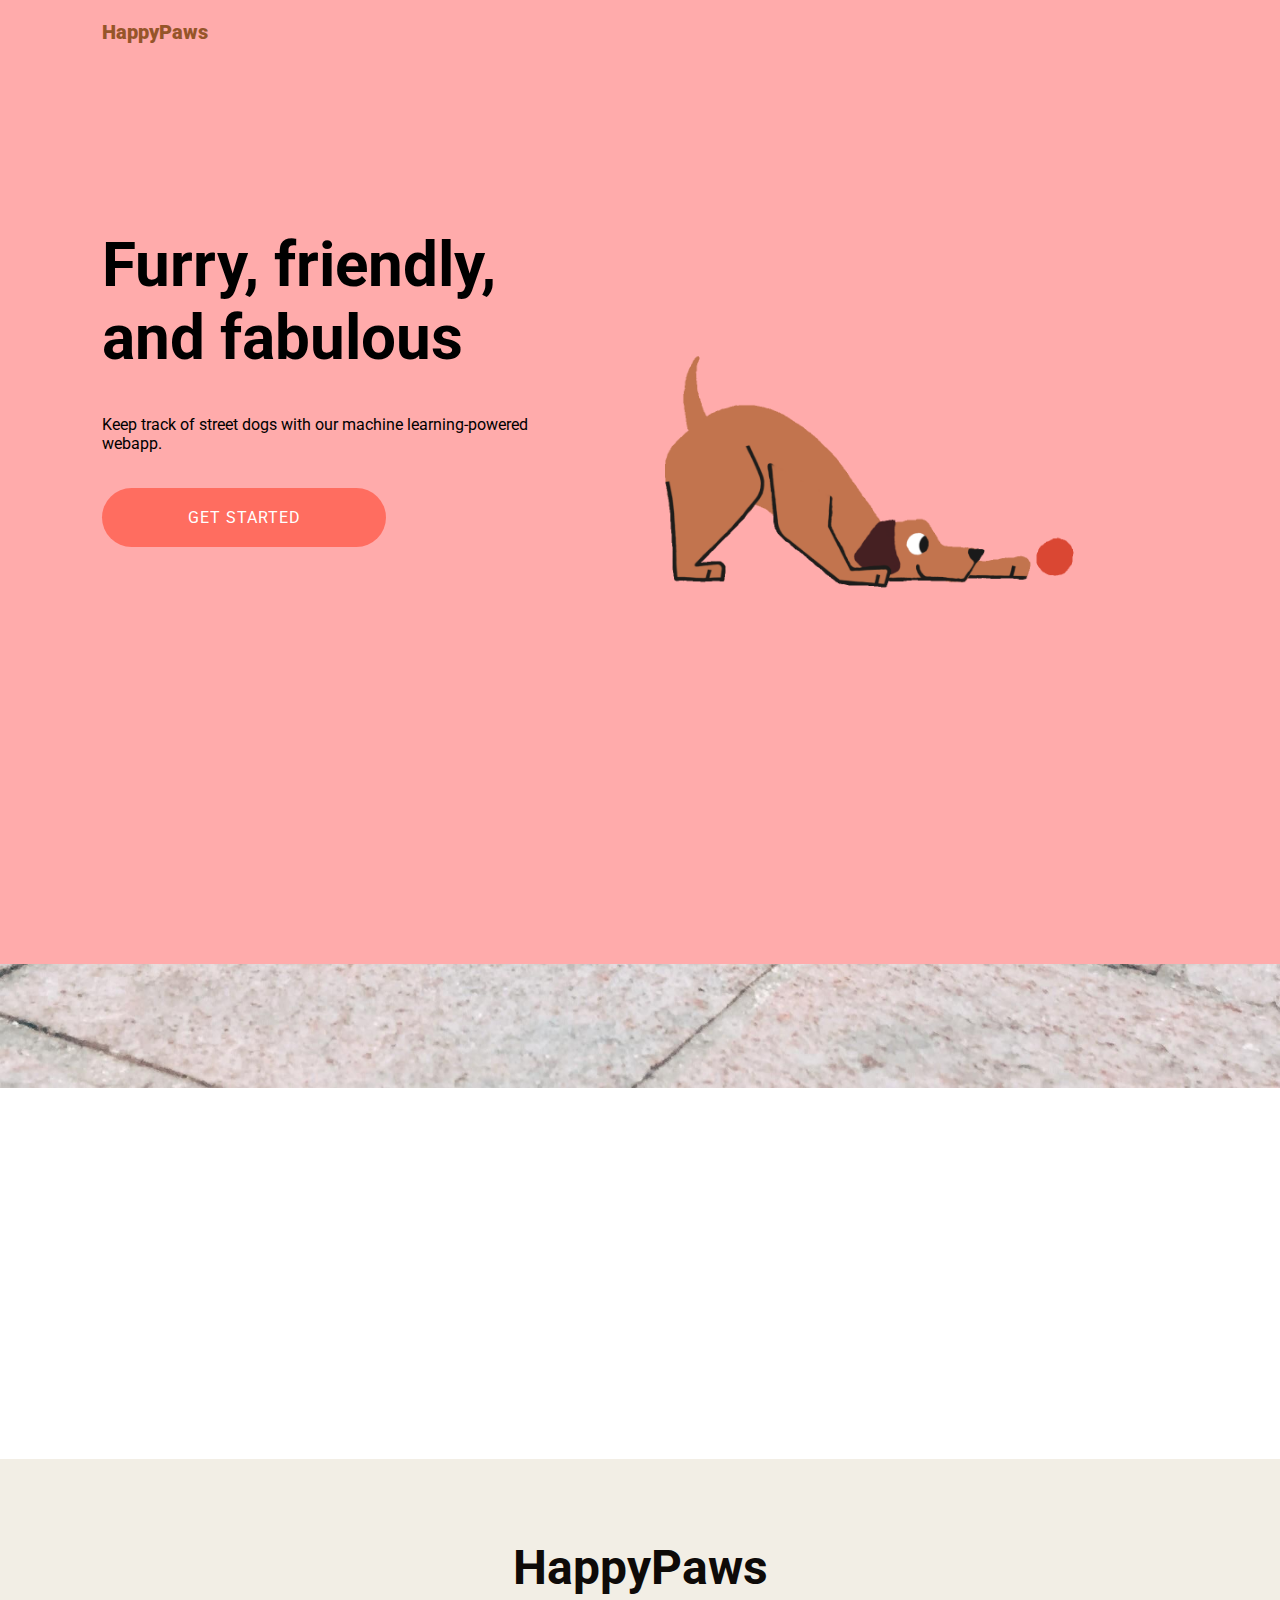
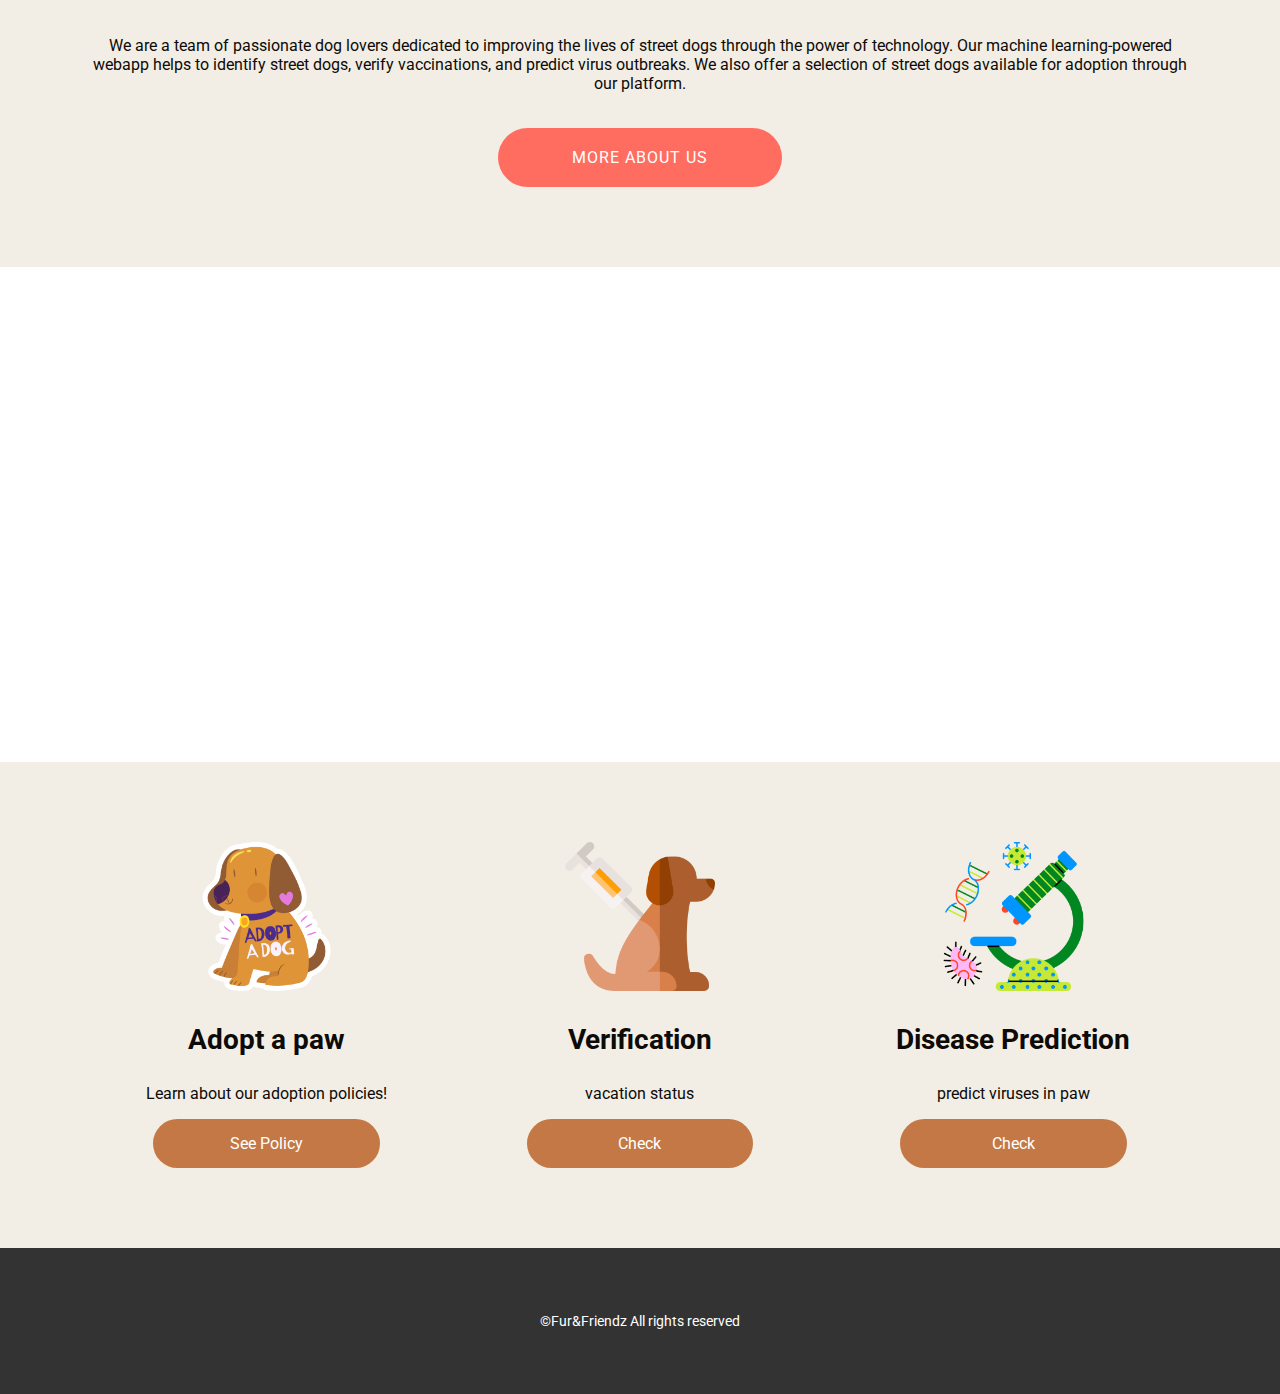
<file: HappyPaws_p1/index.html>
<!DOCTYPE html>
<html>
<head>
    <meta charset="utf-8">
    <meta name="viewport" content="width=device-width, initial-scale=1.0">

    <title>HappyPaws</title>
    <link href="styles.css" rel="stylesheet">
    <link href="https://fonts.googleapis.com/css?family=Roboto|Poppins:400,500i,900i|VT323&display=swap" rel="stylesheet">
    <script src="https://ajax.googleapis.com/ajax/libs/jquery/3.4.1/jquery.min.js"></script>
    <link rel="stylesheet" href="https://cdnjs.cloudflare.com/ajax/libs/font-awesome/4.7.0/css/font-awesome.min.css">
</head>

<body>
<header>
    <nav class="navbar" id="nav">
        <a class="item siteName" href="index.html">HappyPaws</a>
        <!-- <a class="item" href="about.html">About</a> -->
        <!-- <a class="item" href="animalList.html">Find a Dog</a> -->
        <!-- <a class="item" href="Policy.html">Policy</a> -->
        <!-- <a class="item" href="Success.html">Stories</a> -->
		<!-- <a class="item" href="Resources.html">Resources</a> -->
        <a class="item icon" href="javascript:void(0);" onclick="myFunction()">
            <i class="fa fa-bars"></i>
        </a>
    </nav>
</header>

<section class="container cover salmon1">
    <div class="row">
        <div class="column-two">
            <div class="wrapper">
                <h1 class="cover-heading">Furry, friendly, and fabulous</h1>
			<p class="description">Keep track of street dogs with our machine learning-powered webapp.</p>
                <!-- <p class="description"</p> -->
                <br><a href="#" class="button left">Get Started</a>
            </div>
        </div>
        <div class="column-two">
            <img src="assets/img/Facebook.gif" alt="Dog animation" />
            <!-- image link: https://dribbble.com/shots/5253258-Pup -->
        </div>
    </div>
</section>

<section class="banner first"></section>

<section class="container white">
        <div class="wrapper">
            <h2>HappyPaws</h2>
            <p class="description">We are a team of passionate dog lovers dedicated to improving the lives of street dogs through the power of technology. Our machine learning-powered webapp helps to identify street dogs, verify vaccinations, and predict virus outbreaks. We also offer a selection of street dogs available for adoption through our platform.

</p>
            <!-- <p class="description">We rescue chained, penned, abused, and neglected dogs</p> -->
            <br><a href="about.html" class="button">More About Us</a>
        </div>

</section>

<section class="banner second"></section>

<section class="container white" id="whatToDo">
    <div class="row">
        <div class="column-three">
            <div class="wrapper-icon">
                <img src="assets/icon/adopt.png" alt="Policy icon" />
                <h3>Adopt a paw</h3>
                <p>Learn about our adoption policies!</p>
                <a href="adopt.html" class="button-small">See Policy</a>
            </div>
        </div>
        <div class="column-three">
            <div class="wrapper-icon">
                <img src="assets/icon/vaccine.png" alt="Finding icon" />
                <h3>Verification</h3>
                <p>vacation status</p>
				<a href="animalList.html" class="button-small">Check</a>
            </div>
        </div>
        <div class="column-three">
            <div class="wrapper-icon">
                <img src="assets/icon/microscope.png" alt="Story icon" />
                <h3>Disease Prediction</h3>
                <p>predict viruses in paw</p>
		        <a href="Policy.html" class="button-small">Check</a>
            </div>
        </div>
    </div>
</section>

<footer>
    <!-- <p>@Fur&Friendz All rights reserved</p> -->
    
  <p> ©Fur&Friendz All rights reserved </p>
   
</footer>

<script>
    function myFunction() {
        var x = document.getElementById("nav");
        if (x.className === "navbar") {
        x.className += " responsive";
        } else {
        x.className = "navbar";
        }
    }
</script>

</body>
</file>
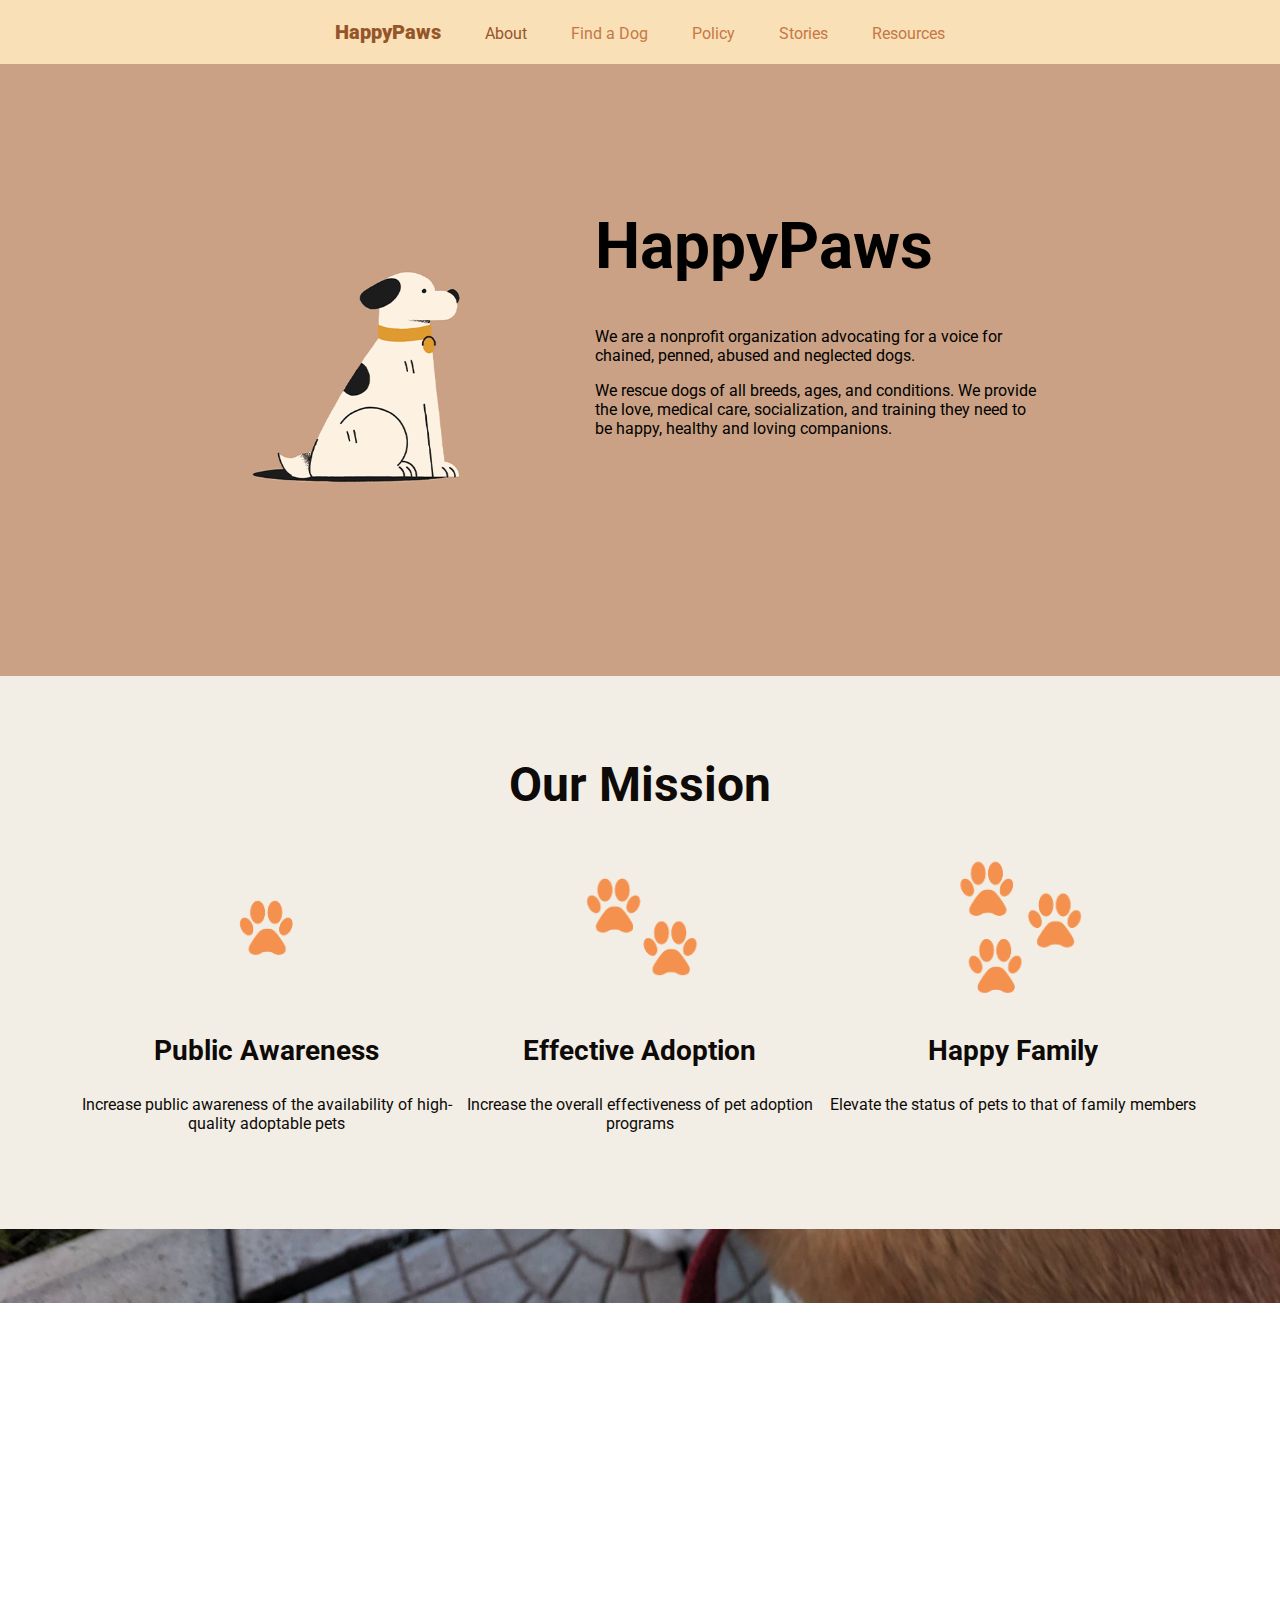
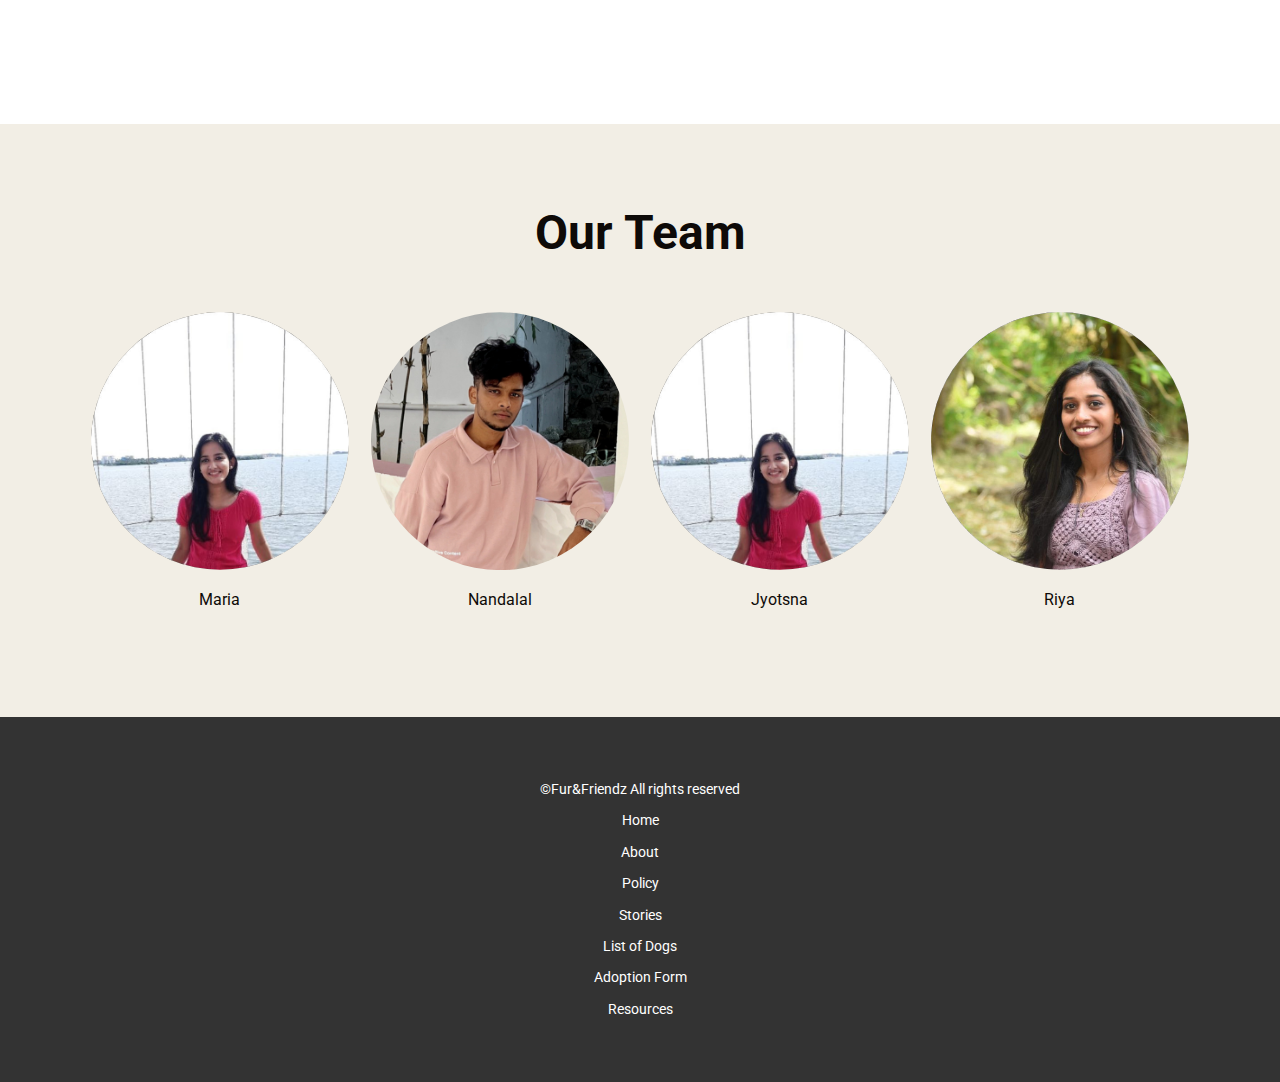
<file: HappyPaws_p1/about.html>
<!doctype html>
<html>
<head>
    <meta charset="utf-8">
    <meta name="viewport" content="width=device-width, initial-scale=1.0">

    <title>HappyPaws</title>
    <link href="style.css" rel="stylesheet">
    <link href="https://fonts.googleapis.com/css?family=Roboto|Poppins:400,500i,900i|VT323&display=swap" rel="stylesheet">
    <script src="https://ajax.googleapis.com/ajax/libs/jquery/3.4.1/jquery.min.js"></script>
    <link rel="stylesheet" href="https://cdnjs.cloudflare.com/ajax/libs/font-awesome/4.7.0/css/font-awesome.min.css">
    <style>
    </style>
</head>

<body>
<header>
    <nav class="navbar" id="nav">
        <a class="item siteName" href="index.html">HappyPaws</a>
        <a class="item" id="active" href="about.html">About</a>
        <a class="item" href="animalList.html">Find a Dog</a>
        <a class="item" href="Policy.html">Policy</a>
        <a class="item" href="Success.html">Stories</a>
		<a class="item" href="Resources.html">Resources</a>
        <a class="item icon" href="javascript:void(0);" onclick="myFunction()">
            <i class="fa fa-bars"></i>
        </a>
    </nav>
</header>

<section class="container brown" id="about">
    <div class="row">
        <div class="column-two">
            <img src="assets/img/dog-adrienghenassia.gif" alt="Dog animation" />
            <!-- image link: https://dribbble.com/shots/6783831-Doggy -->
        </div>
        <div class="column-two">
            <div class="wrapper">
                <h1>HappyPaws</h1>
                <p class="description">We are a nonprofit organization advocating for a voice for chained, penned, abused and neglected dogs.</p>
                <p>We rescue dogs of all breeds, ages, and conditions. We provide the love, medical care, socialization, and training they need to be happy, healthy and loving companions.</p>
            </div>
        </div>

    </div>
</section>

<section class="container white" id="mission">
    <h2>Our Mission</h2>
    <div class="row">
        <div class="column-three">
            <div class="wrapper-icon">
                <img src="assets/icon/paw1.png" alt="Policy icon" />
                <h3>Public Awareness</h3>
                <p>Increase public awareness of the availability of high-quality adoptable pets</p>
            </div>
        </div>
        <div class="column-three">
            <div class="wrapper-icon">
                <img src="assets/icon/paw2.png" alt="Finding icon" />
                <h3>Effective Adoption</h3>
                <p>Increase the overall effectiveness of pet adoption programs </p>
            </div>
        </div>
        <div class="column-three">
            <div class="wrapper-icon">
                <img src="assets/icon/paw3.png" alt="Story icon" />
                <h3>Happy Family</h3>
                <p>Elevate the status of pets to that of family members</p>
            </div>
        </div>
    </div>
</section>

<section class="banner third"></section>

<!-- change the names for the team -->

<section class="container white" id="team">
    <h2>Our Team</h2>
    <div class="row">
        <div class="column-four">
            <div class="wrapper">
                <img class="image-circle" src="assets/img/jo.jpg" alt="Korri" />
                <p>Maria</p>
            </div>
        </div>
        <div class="column-four">
            <div class="wrapper">
                <img class="image-circle" src="assets/img/n.jpeg" alt="Max" />
                <p>Nandalal</p>
            </div>
        </div>
        <div class="column-four">
            <div class="wrapper">
                <img class="image-circle" src="assets/img/jo.jpg" alt="Mitch" />
                <p>Jyotsna</p>
            </div>
        </div>
        <div class="column-four">
            <div class="wrapper">
                <img class="image-circle" src="assets/img/riya.jpg" alt="Hyejin">
                <p>Riya</p>
            </div>
        </div>
    </div>
</section>

<footer>
  <p> ©Fur&Friendz All rights reserved </p>
    
    <div class="shortcut">
        <p><a class="item" href="index.html">Home</a></p>
        <p><a class="item" href="about.html">About</a></p>
        <p><a class="item" href="Policy.html">Policy</a></p>
        <p><a class="item" href="Success.html">Stories</a></p>
        <p><a class="item" href="animalList.html">List of Dogs</a></p>
        <p><a class="item" href="form_page.html">Adoption Form</a></p>
		<p><a class="item" href="Resources.html">Resources</a></p>

    </div>
</footer>

<script>
    function myFunction() {
        var x = document.getElementById("nav");
        if (x.className === "navbar") {
        x.className += " responsive";
        } else {
        x.className = "navbar";
        }
    }
</script>

</body>
</html>
</file>
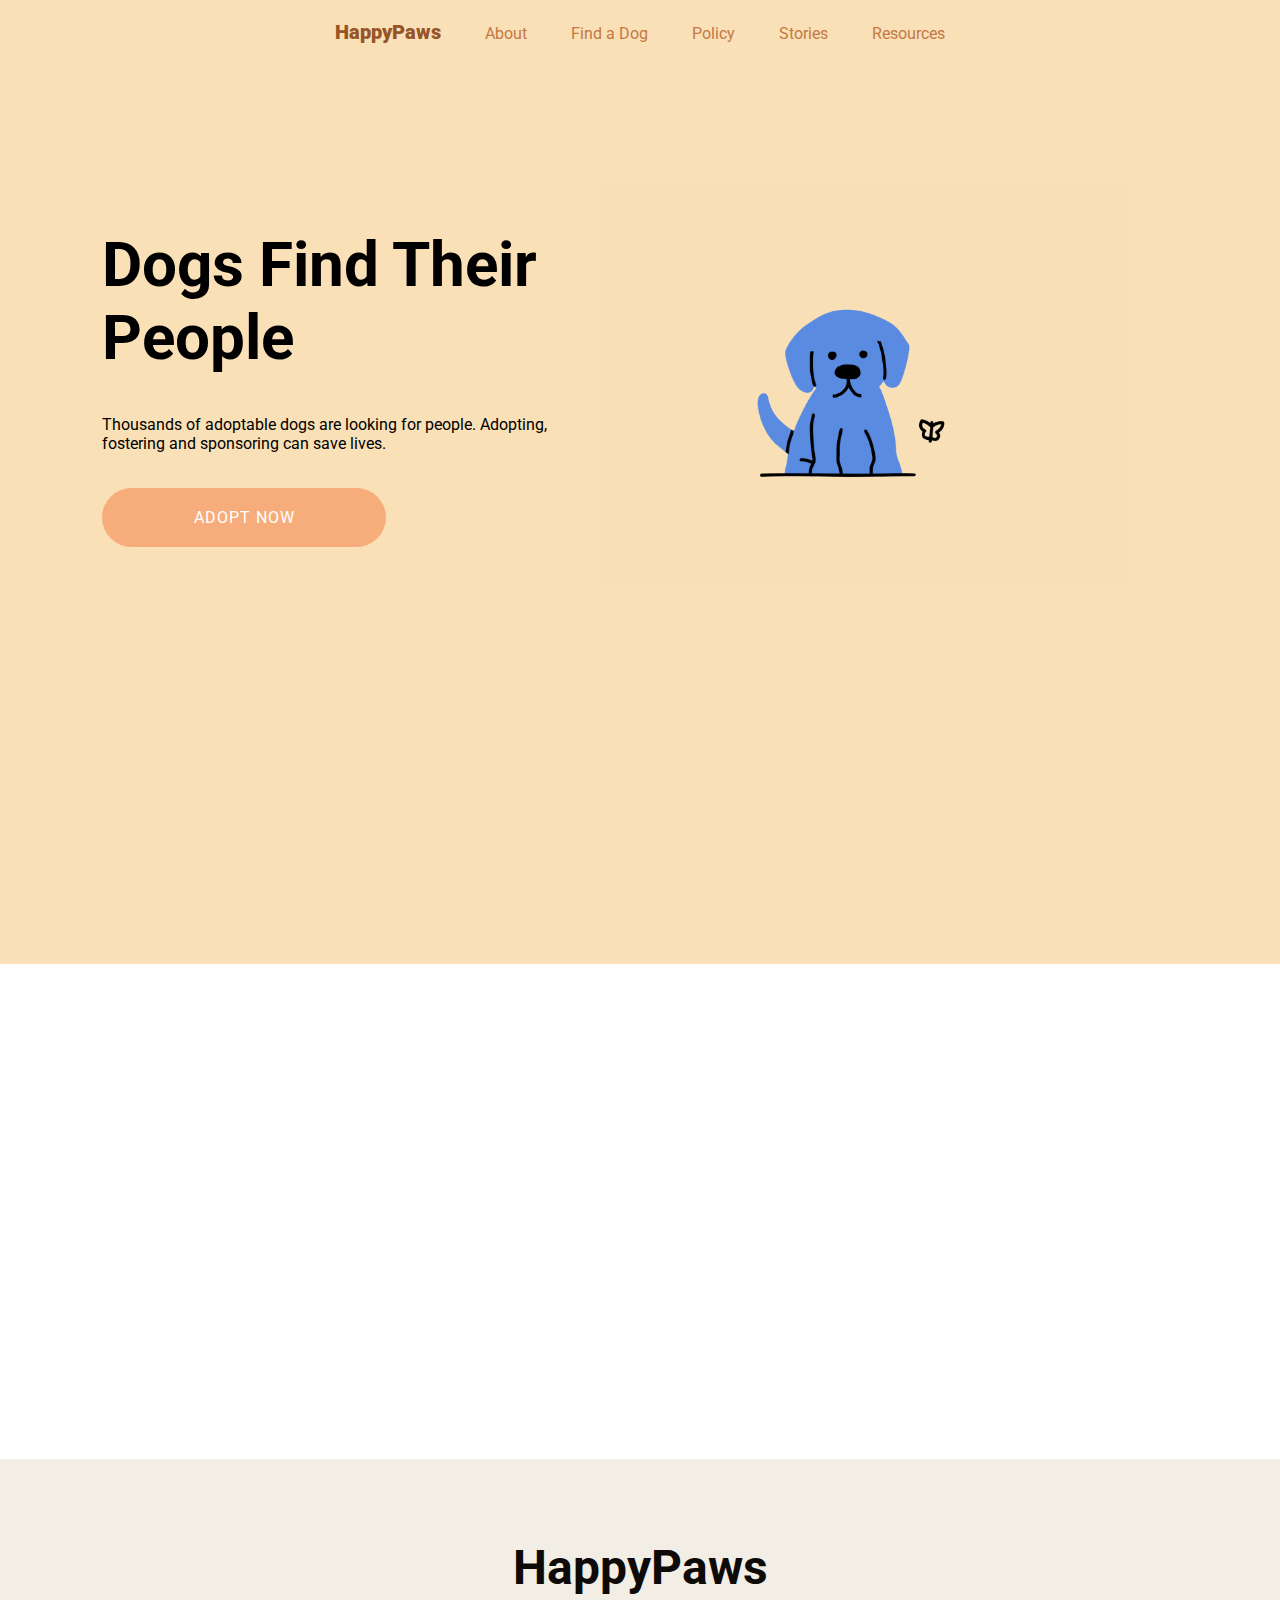
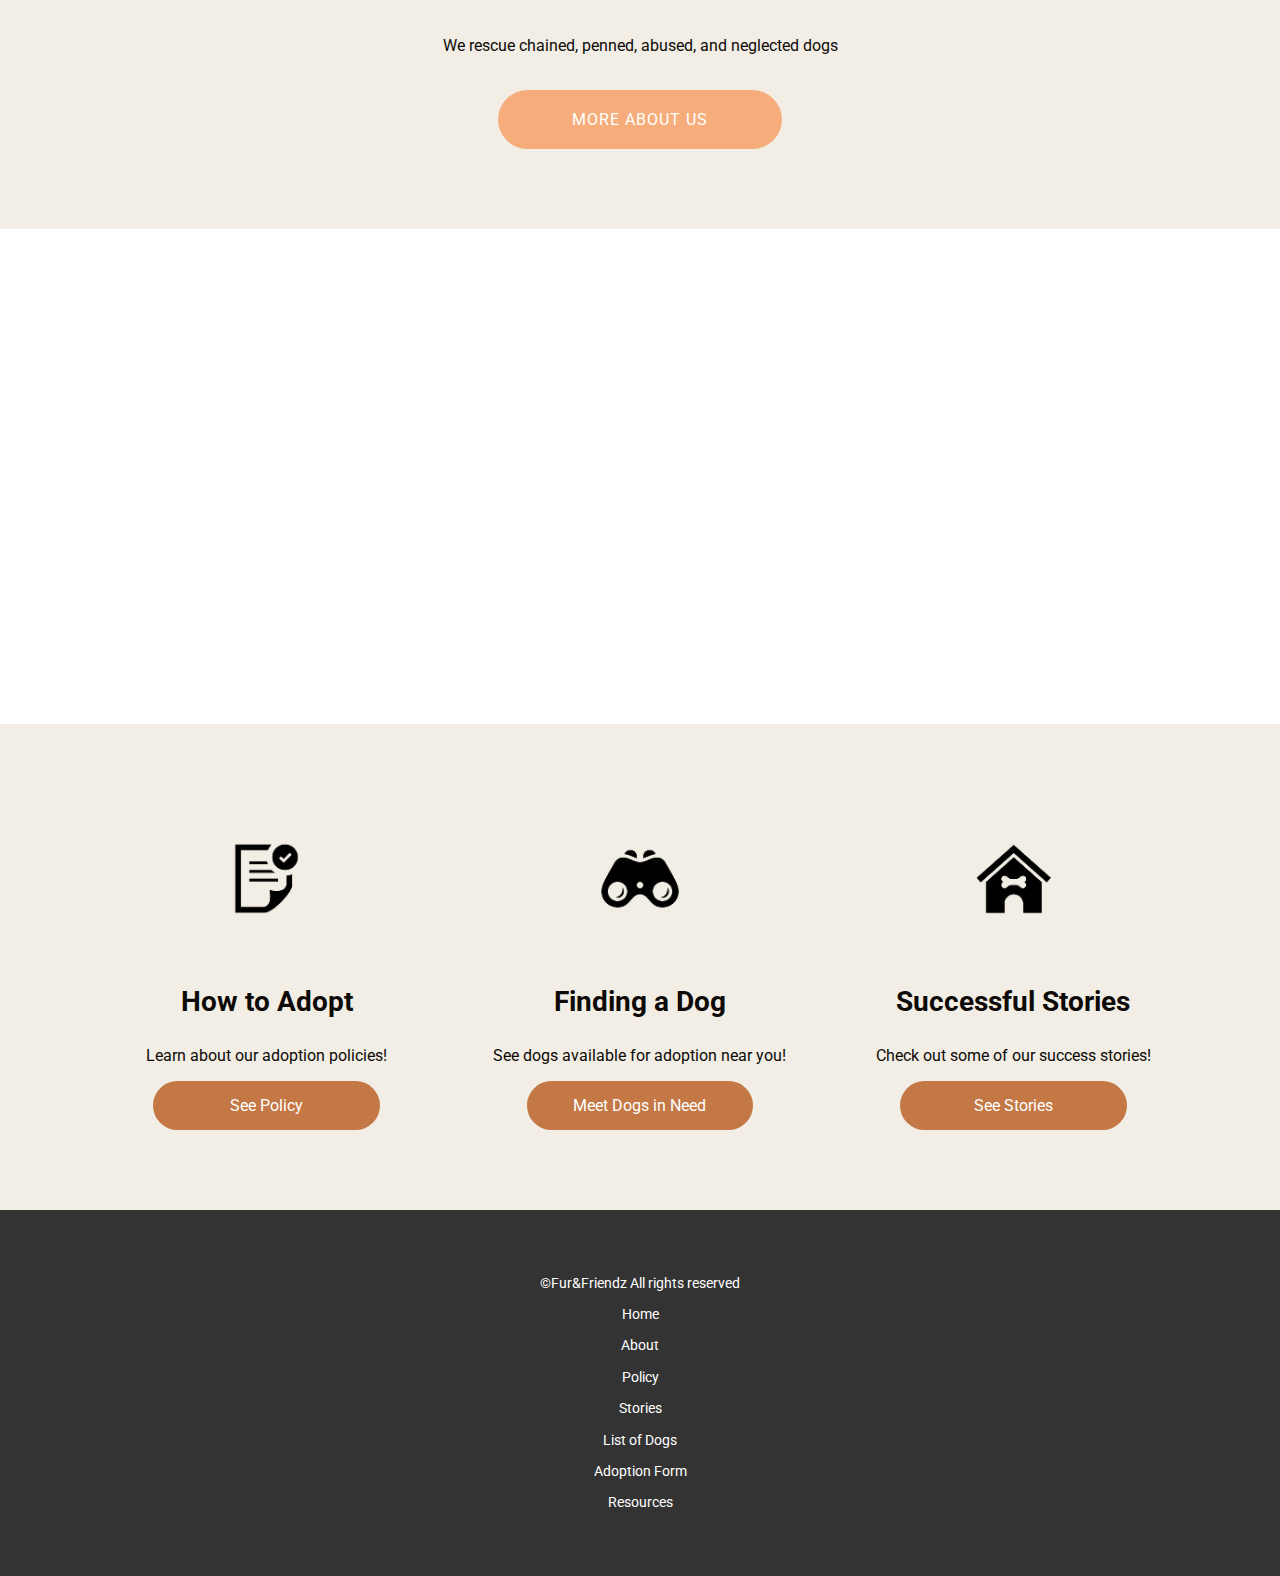
<file: HappyPaws_p1/adopt.html>
<!DOCTYPE html>
<html>
<head>
    <meta charset="utf-8">
    <meta name="viewport" content="width=device-width, initial-scale=1.0">

    <title>HappyPaws</title>
    <link href="style.css" rel="stylesheet">
    <link href="https://fonts.googleapis.com/css?family=Roboto|Poppins:400,500i,900i|VT323&display=swap" rel="stylesheet">
    <script src="https://ajax.googleapis.com/ajax/libs/jquery/3.4.1/jquery.min.js"></script>
    <link rel="stylesheet" href="https://cdnjs.cloudflare.com/ajax/libs/font-awesome/4.7.0/css/font-awesome.min.css">
</head>

<body>
<header>
    <nav class="navbar" id="nav">
        <a class="item siteName" href="index.html">HappyPaws</a>
        <a class="item" href="about.html">About</a>
        <a class="item" href="animalList.html">Find a Dog</a>
        <a class="item" href="Policy.html">Policy</a>
        <a class="item" href="Success.html">Stories</a>
		<a class="item" href="Resources.html">Resources</a>
        <a class="item icon" href="javascript:void(0);" onclick="myFunction()">
            <i class="fa fa-bars"></i>
        </a>
    </nav>
</header>

<section class="container cover salmon">
    <div class="row">
        <div class="column-two">
            <div class="wrapper">
                <h1 class="cover-heading">Dogs Find Their People</h1>
                <p class="description">Thousands of adoptable dogs are looking for people. Adopting, fostering and sponsoring can save lives.</p>
                <br><a href="animalList.html" class="button left">Adopt Now</a>
            </div>
        </div>
        <div class="column-two">
            <img src="assets/img/puppy_fixed.gif" alt="Dog animation" />
            <!-- image link: https://dribbble.com/shots/5253258-Pup -->
        </div>
    </div>
</section>

<section class="banner first"></section>

<section class="container white">
        <div class="wrapper">
            <h2>HappyPaws</h2>
            <p class="description">We rescue chained, penned, abused, and neglected dogs</p>
            <br><a href="about.html" class="button">More About Us</a>
        </div>

</section>

<section class="banner second"></section>

<section class="container white" id="whatToDo">
    <div class="row">
        <div class="column-three">
            <div class="wrapper-icon">
                <img src="assets/icon/policy.png" alt="Policy icon" />
                <h3>How to Adopt</h3>
                <p>Learn about our adoption policies!</p>
                <a href="Policy.html" class="button-small">See Policy</a>
            </div>
        </div>
        <div class="column-three">
            <div class="wrapper-icon">
                <img src="assets/icon/find.png" alt="Finding icon" />
                <h3>Finding a Dog</h3>
                <p>See dogs available for adoption near you!</p>
				<a href="animalList.html" class="button-small">Meet Dogs in Need</a>
            </div>
        </div>
        <div class="column-three">
            <div class="wrapper-icon">
                <img src="assets/icon/story.png" alt="Story icon" />
                <h3>Successful Stories</h3>
                <p>Check out some of our success stories!</p>
		        <a href="Policy.html" class="button-small">See Stories</a>
            </div>
        </div>
    </div>
</section>

<footer>
    <!-- <p>@PawXTeam All rights reserved</p> -->
  <p> ©Fur&Friendz All rights reserved </p>

    <div class="shortcut">
        <p><a class="item" href="index.html">Home</a></p>
        <p><a class="item" href="about.html">About</a></p>
        <p><a class="item" href="Policy.html">Policy</a></p>
        <p><a class="item" href="Success.html">Stories</a></p>
        <p><a class="item" href="animalList.html">List of Dogs</a></p>
        <p><a class="item" href="form_page.html">Adoption Form</a></p>
		<p><a class="item" href="Resources.html">Resources</a></p>

    </div>
</footer>

<script>
    function myFunction() {
        var x = document.getElementById("nav");
        if (x.className === "navbar") {
        x.className += " responsive";
        } else {
        x.className = "navbar";
        }
    }
</script>

</body>
</file>
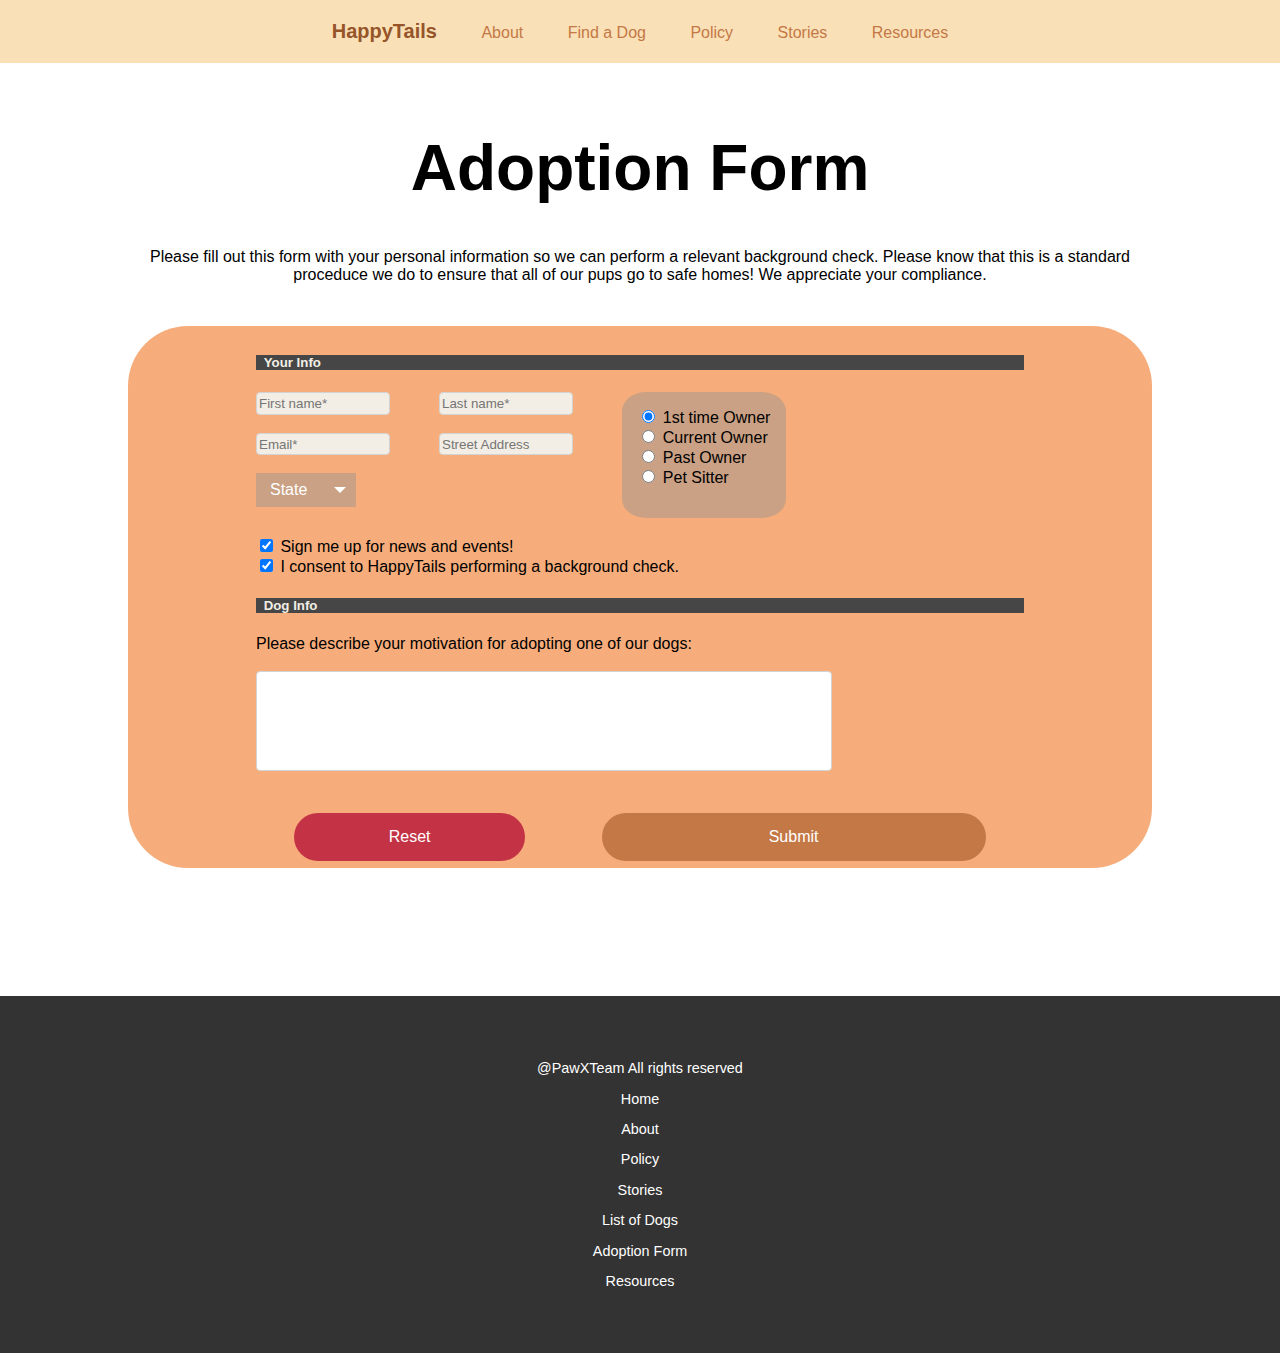
<file: HappyPaws_p1/form_page.html>
<!doctype html>
<html>
<head>
  <meta name="viewport" content="width=device-width, initial-scale=1">
  <meta charset="utf-8">
  <title>Form Page</title>
	<link href="style.css" rel="stylesheet">
	<link rel="stylesheet" href="https://cdnjs.cloudflare.com/ajax/libs/font-awesome/4.7.0/css/font-awesome.min.css">
  <style type="text/css">
      form{padding:0.5%}
      input[type=text]{border-radius: 4px; border:1px solid #d3d3d3; height: 15%; width: 70%; background-color:#f2eee5;}
      input[type=moreinfo]{width:100%;background-color:#f2eee5; margin: 10px;}
      h1{text-align: center;}
      h5{background-color: #464646; color:#f2eee5; padding-left: 1%}
      hr{width:30%; }
      p{text-align: center;}
      textarea {
          width: 75%;
          height: 100px;
          padding: 12px 20px;
          box-sizing: border-box;
          border: 1px solid #d3d3d3;
          border-radius: 4px;
          font-size: 16px;
          resize: none;
          }
      .row{
        display:flex;
      }
      .button_container{
        display:flex;
        margin-top: 5%;
      }
      .column {
        flex:30%;
        float:left;
        padding-right:5%;
        padding-left:5%;
        width: 33%;
      }
      .column_dif{
        flex:30%;
        float:left;
        padding:1%;
        width: 33%;
        border-radius: 4px;
        background-color:#f2eee5;

      }
      .top_container {
        padding-top: 2%;
        padding-bottom: 2%;
      }
      .lead{
        padding-left: 10%;
        padding-right: 10%;
      }
      .form_class{
        margin-left: 10%;
        margin-right: 10%;
        margin-bottom: 10%;
        padding-left: 10%;
        padding-right: 10%;
        background-color:#f6ad7b ;
        border-radius: 60px;
      }
      .header_form_sec{
        display: flex;
      }
      
      /*DropDown Styling_________*/
      .custom-select {
        position: relative;
      }
      .custom-select select {
        display: none; 
      }
      .select-selected {
        background-color:#CAA184;
      }
      /*Arrow in select menu*/
      .select-selected:after {
        position: absolute;
        content: "";
        top: 14px;
        right: 10px;
        width: 0;
        height: 0;
        border: 6px solid transparent;
        border-color: #fff transparent transparent transparent;
      }
      .select-selected.select-arrow-active:after {
        border-color: transparent transparent #fff transparent;
        top: 7px;
      }

      /*style the items (options), including the selected item:*/
      .select-items div,.select-selected {
        color: #ffffff;
        padding: 8px 14px;
        cursor: pointer;
        user-select: none;
      }

      /*style items (options):*/
      .select-items {
        position: absolute;
        background-color: #B8A89D;
        top: 100%;
        left: 0;
        right: 0;
        z-index: 99;
      }

      /*hide the items when the select box is closed:*/
      .select-hide {
        display: none;
      }

      .select-items div:hover, .same-as-selected {
        background-color: rgba(0, 0, 0, 0.1);
      }
  </style>
  <script>
      /* Function to validate that user filled out name and email */
      function validateForm() {
        var x = document.forms["myForm"]["fname"].value;
        if (x == "") {
          alert("First name field must be filled out");
        }
        var e = document.forms["myForm"]["email"].value;
        if (e == "") {
          alert("Email field must be filled out");
        }
        var y = document.forms["myForm"]["lname"].value;
        if (y == "") {
          alert("Last name field must be filled out");
          return false;
        }
      }
  </script>
</head>
<body>
  <header>
      <nav class="navbar" id="nav">
          <a class="item siteName" href="index.html">HappyTails</a>
          <a class="item" href="about.html">About</a>
          <a class="item" href="animalList.html">Find a Dog</a>          
          <a class="item" href="Policy.html">Policy</a>
          <a class="item" href="Success.html">Stories</a>
    		  <a class="item" href="Resources.html">Resources</a>
          <a class="item icon" href="javascript:void(0);" onclick="myFunction()">
          <i class="fa fa-bars"></i>
          </a>
      </nav>
  </header>
	  <div class="top_container">
      <h1>Adoption Form</h1>
      <p class="lead">
        Please fill out this form with your personal information so we can perform a relevant background check. Please know that this is a standard proceduce we do to ensure that all of our pups go to safe homes! We appreciate your compliance.
      </p>
    </div>

    <form name="myForm" class = "form_class" onsubmit="return validateForm()">
        <div class="owner_form">
            <h5>Your Info</h5>
            <div class="row">
              <div class="column-3">
                <input type="text" name="fname" placeholder="First name*" ><br><br>
                <input type="text" name="email" placeholder="Email*" ><br><br>
                <div class="custom-select" style="width:100px;">
                  <select>
                    <option value="0">State</option>
                    <option value="1">Palakkad</option>
                    <option value="2">Thrissur</option>
                    <option value="3">Kochi</option>
                    <option value="4">Kannur</option>
                  </select>
                </div>
                <script>
                    var x, i, j, selElmnt, a, b, c;
                    /*get elem with custom select class:*/
                    x = document.getElementsByClassName("custom-select");
                    for (i = 0; i < x.length; i++) {
                      selElmnt = x[i].getElementsByTagName("select")[0];
                      a = document.createElement("DIV");
                      a.setAttribute("class", "select-selected");
                      a.innerHTML = selElmnt.options[selElmnt.selectedIndex].innerHTML;
                      x[i].appendChild(a);
                      /*for each element, create a new DIV that will contain the option list:*/
                      b = document.createElement("DIV");
                      b.setAttribute("class", "select-items select-hide");
                      for (j = 1; j < selElmnt.length; j++) {
                        c = document.createElement("DIV");
                        c.innerHTML = selElmnt.options[j].innerHTML;
                        c.addEventListener("click", function(e) {
                            /*update the original select box when clicked*/
                            var y, i, k, s, h;
                            s = this.parentNode.parentNode.getElementsByTagName("select")[0];
                            h = this.parentNode.previousSibling;
                            for (i = 0; i < s.length; i++) {
                              if (s.options[i].innerHTML == this.innerHTML) {
                                s.selectedIndex = i;
                                h.innerHTML = this.innerHTML;
                                y = this.parentNode.getElementsByClassName("same-as-selected");
                                for (k = 0; k < y.length; k++) {
                                  y[k].removeAttribute("class");
                                }
                                this.setAttribute("class", "same-as-selected");
                                break;
                              }
                            }
                            h.click();
                        });
                        b.appendChild(c);
                      }
                      x[i].appendChild(b);
                      a.addEventListener("click", function(e) {
                          /*close all other options*/
                          e.stopPropagation();
                          closeAllSelect(this);
                          this.nextSibling.classList.toggle("select-hide");
                          this.classList.toggle("select-arrow-active");
                        });
                    }
                    function closeAllSelect(elmnt) {
                      /*a function that will close all select boxes in the document,
                      except the current select box:*/
                      var x, y, i, arrNo = [];
                      x = document.getElementsByClassName("select-items");
                      y = document.getElementsByClassName("select-selected");
                      for (i = 0; i < y.length; i++) {
                        if (elmnt == y[i]) {
                          arrNo.push(i)
                        } else {
                          y[i].classList.remove("select-arrow-active");
                        }
                      }
                      for (i = 0; i < x.length; i++) {
                        if (arrNo.indexOf(i)) {
                          x[i].classList.add("select-hide");
                        }
                      }
                    }
                </script><br>               
          </div>
          <div class="column-3">
            <input type="text" name="lname" placeholder="Last name*" ><br><br>
            <input type="text" name="address" placeholder="Street Address" ><br><br> 
          </div>
          <div class="column-3" style="background-color:#CAA184; border-radius: 15%;padding: 2% ">
            <input type="radio" name="type" value="first" checked> 1st time Owner<br>
            <input type="radio" name="type" value="other"> Current Owner<br>
            <input type="radio" name="type" value="other"> Past Owner<br>
            <input type="radio" name="type" value="past"> Pet Sitter
          </div>
        </div><br>
            <input type="checkbox" name="type" value="Save" checked> Sign me up for news and events!<br>
            <input type="checkbox" name="type" value="consent" checked> I consent to HappyTails performing a background check. <br>
       </div>
       <div class="dog_info">
         <h5>Dog Info</h5>
         Please describe your motivation for adopting one of our dogs:<br><br>
         <textarea></textarea>
         <div class="button_container">
            <input class="button-small-reset" type="reset" >
            <input type="submit" class="button-small" value="Submit" ><br>
        </div>
      </div>
</form>

	  <footer>
        <p>@PawXTeam All rights reserved</p>
        <div class="shortcut">
           <p><a class="item" href="index.html">Home</a></p>
			     <p><a class="item" href="about.html">About</a></p>
			     <p><a class="item" href="Policy.html">Policy</a></p>
			     <p><a class="item" href="Success.html">Stories</a></p>
			     <p><a class="item" href="animalList.html">List of Dogs</a></p>
			     <p><a class="item" href="form_page.html">Adoption Form</a></p>
			     <p><a class="item" href="Resources.html">Resources</a></p>
        </div>
    </footer>
	 
	 <script>
    /* Responsive Footer Function */
		function myFunction() {
			var x = document.getElementById("nav");
			if (x.className === "navbar") {
				x.className += " responsive";
			} else {
				x.className = "navbar";
			}
		}
	 </script>

</body>
</html>
</file>
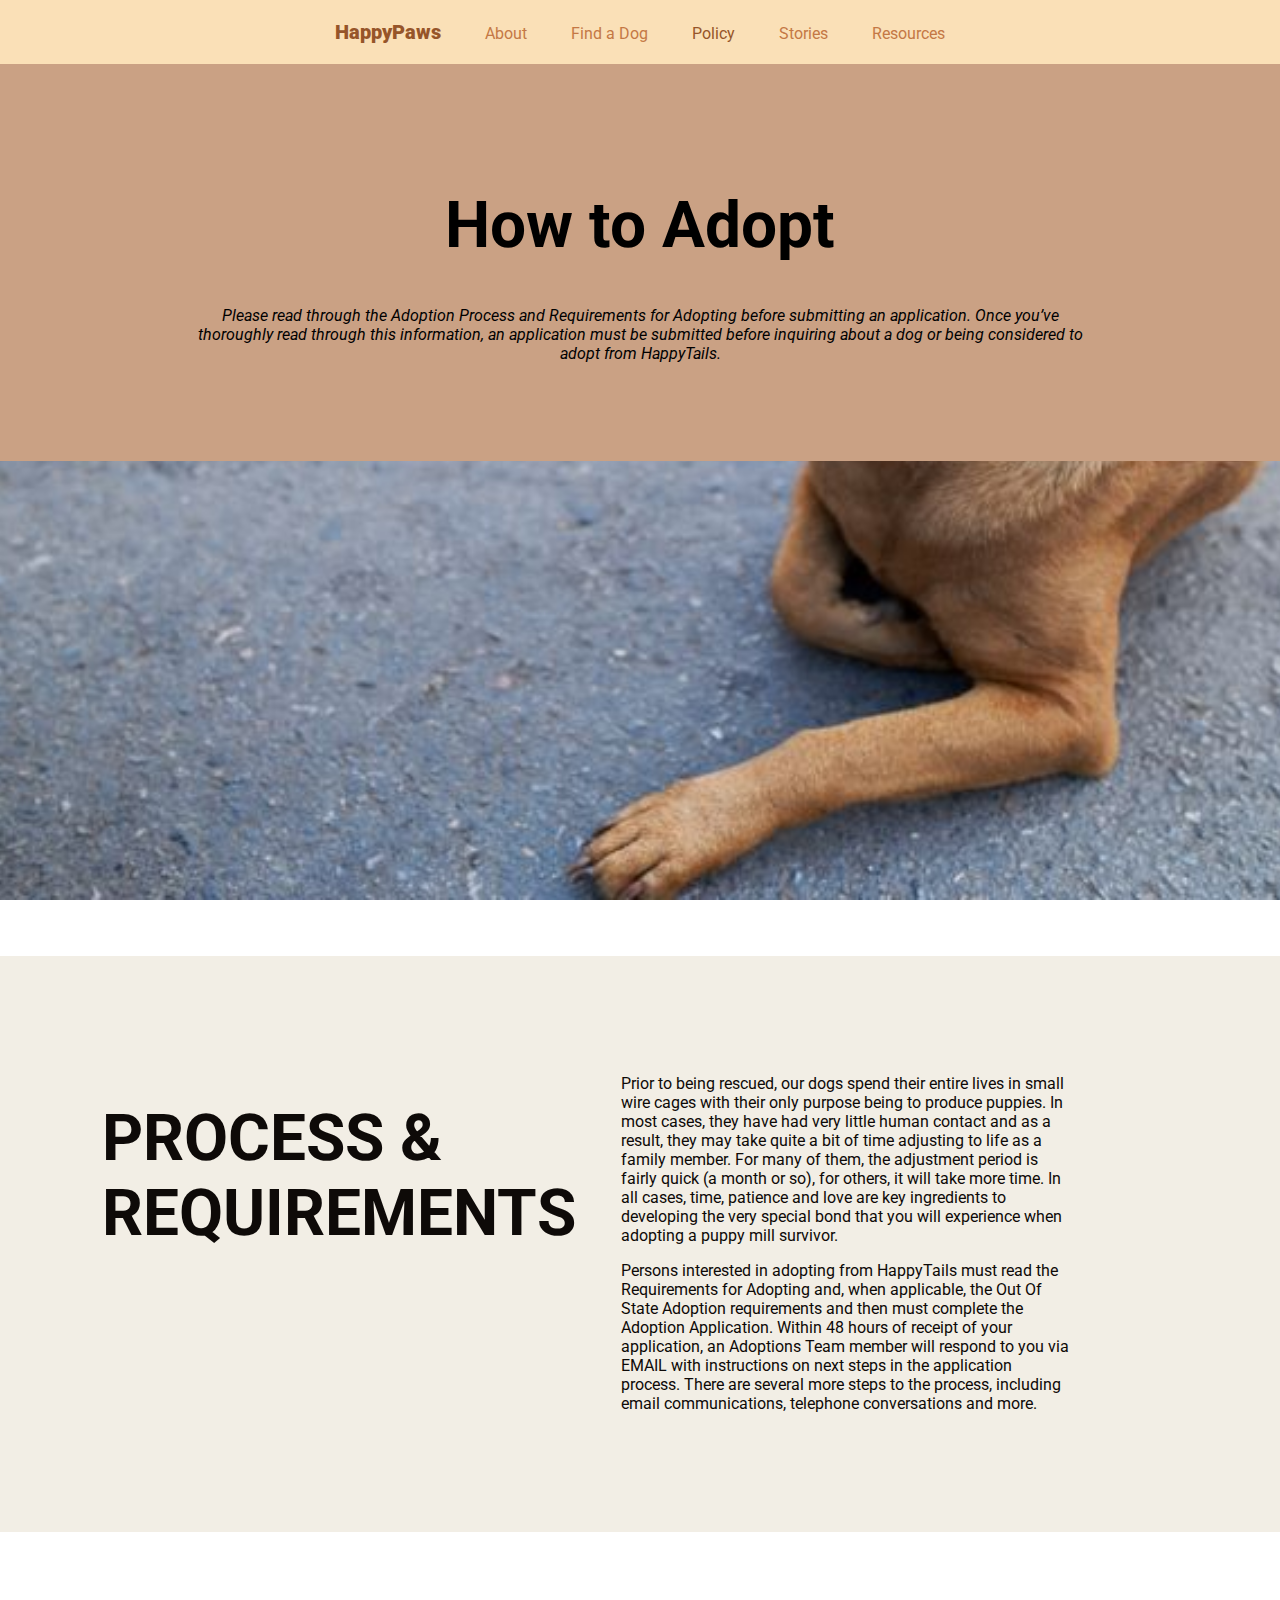
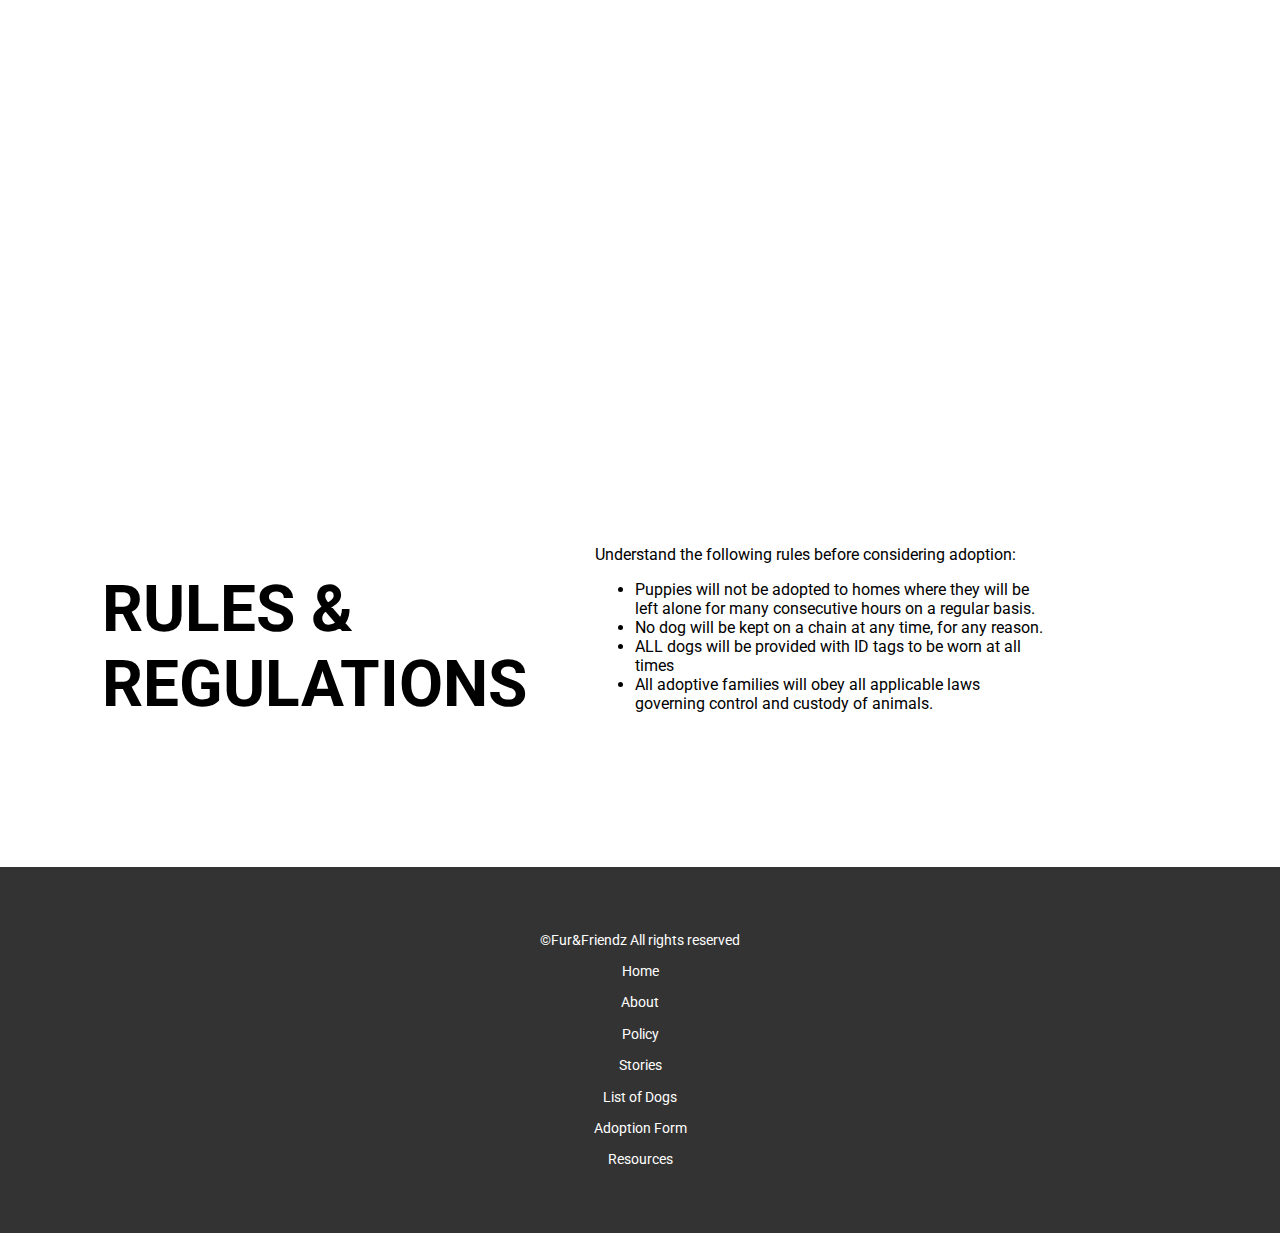
<file: HappyPaws_p1/Policy.html>
<!DOCTYPE html>
<html>

<head>
  <meta charset="utf-8">
  <meta name="viewport" content="width=device-width, initial-scale=1">
  <title>Policy</title>
  <link href="style.css" rel="stylesheet">
  <link rel="stylesheet" href="https://cdnjs.cloudflare.com/ajax/libs/font-awesome/4.7.0/css/font-awesome.min.css">
  <link href="https://fonts.googleapis.com/css?family=Roboto|Poppins:400,500i,900i|VT323&display=swap" rel="stylesheet">
  <script src="https://ajax.googleapis.com/ajax/libs/jquery/3.4.1/jquery.min.js"></script>
  <style type="text/css">
    .top_container {
      padding-top: 5%;
      padding-bottom: 5%;
      padding-left: 10%;
      padding-right: 10%;
    }

    .lead {
      font-style: italic;
    }
  </style>
  <link rel="stylesheet" href="https://cdnjs.cloudflare.com/ajax/libs/font-awesome/4.7.0/css/font-awesome.min.css">
</head>

<header>
  <nav class="navbar" id="nav">
    <a class="item siteName" href="index.html">HappyPaws</a>
    <a class="item" href="about.html">About</a>
    <a class="item" href="animalList.html">Find a Dog</a>
    <a class="item" id="active" href="Policy.html">Policy</a>
    <a class="item" href="Success.html">Stories</a>
    <a class="item" href="Resources.html">Resources</a>
    <a class="item icon" href="javascript:void(0);" onclick="myFunction()">
      <i class="fa fa-bars"></i>
    </a>
  </nav>
</header>

<body>
  <section class="container brown" style="padding-bottom: 2%;padding-top: 2%;">
    <div class="top_container">
      <h1>How to Adopt</h1>
      <p class="lead">
        Please read through the Adoption Process and Requirements for Adopting before submitting an application. Once
        you’ve thoroughly read through this information, an application must be submitted before inquiring about a dog
        or being considered to adopt from HappyTails.
      </p>
    </div>
  </section>
  <section class="banner fifth"></section>
  <section class="container white">
    <div class="row">
      <div class="column-two">
        <h1 class="title">PROCESS & <br>REQUIREMENTS</h1>
      </div>
      <div class="column-two">
        <p>
          Prior to being rescued, our dogs spend their entire lives in small wire cages with their only purpose being to
          produce puppies. In most cases, they have had very little human contact and as a result, they may take quite a
          bit of time adjusting to life as a family member. For many of them, the adjustment period is fairly quick (a
          month or so), for others, it will take more time. In all cases, time, patience and love are key ingredients to
          developing the very special bond that you will experience when adopting a puppy mill survivor.</p>

        <p>
          Persons interested in adopting from HappyTails must read the Requirements for Adopting and, when applicable,
          the Out Of State Adoption requirements and then must complete the Adoption Application. Within 48 hours of
          receipt of your application, an Adoptions Team member will respond to you via EMAIL with instructions on next
          steps in the application process. There are several more steps to the process, including email communications,
          telephone conversations and more. </p>
      </div>
    </div>
  </section>
  <section class="banner fourth"></section>
  <section class="container">
    <div class="row">
      <div class="column-two">
        <h1 class="title">RULES & <br>REGULATIONS</h1>
      </div>
      <div class="column-two">
        <p>Understand the following rules before considering adoption:</p>
        <ul>
          <li>Puppies will not be adopted to homes where they will be left alone for many consecutive hours on a regular
            basis.</li>
          <li>No dog will be kept on a chain at any time, for any reason.</li>
          <li>ALL dogs will be provided with ID tags to be worn at all times</li>
          <li>All adoptive families will obey all applicable laws governing control and custody of animals.</li>
        </ul>
      </div>
    </div>
  </section>

  <script>
    /* Responsive Footer Function */
    function myFunction() {
      var x = document.getElementById("nav");
      if (x.className === "navbar") {
        x.className += " responsive";
      } else {
        x.className = "navbar";
      }
    }
  </script>

  <footer>
  <p> ©Fur&Friendz All rights reserved </p>
    
    <div class="shortcut">
      <p><a class="item" href="index.html">Home</a></p>
      <p><a class="item" href="about.html">About</a></p>
      <p><a class="item" href="Policy.html">Policy</a></p>
      <p><a class="item" href="Success.html">Stories</a></p>
      <p><a class="item" href="animalList.html">List of Dogs</a></p>
      <p><a class="item" href="form_page.html">Adoption Form</a></p>
      <p><a class="item" href="Resources.html">Resources</a></p>
    </div>
  </footer>
</body>

</html>
</file>
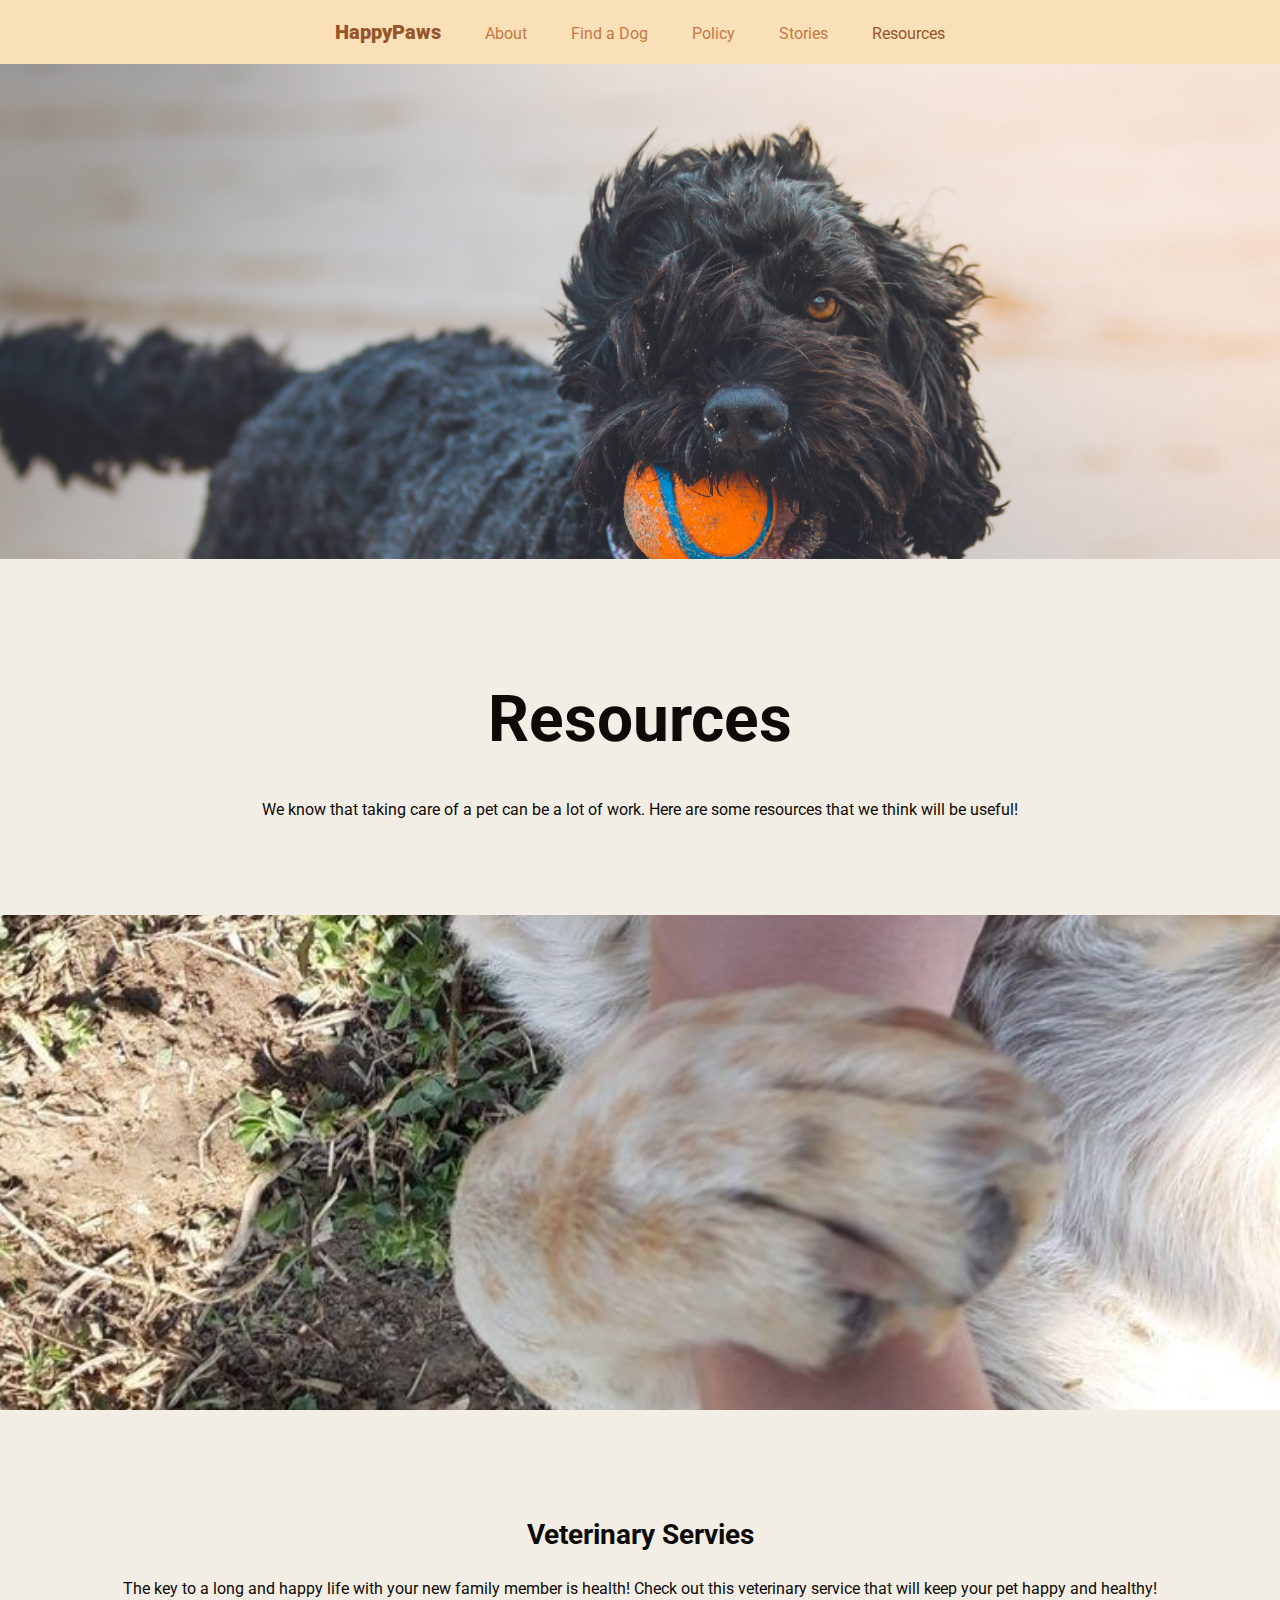
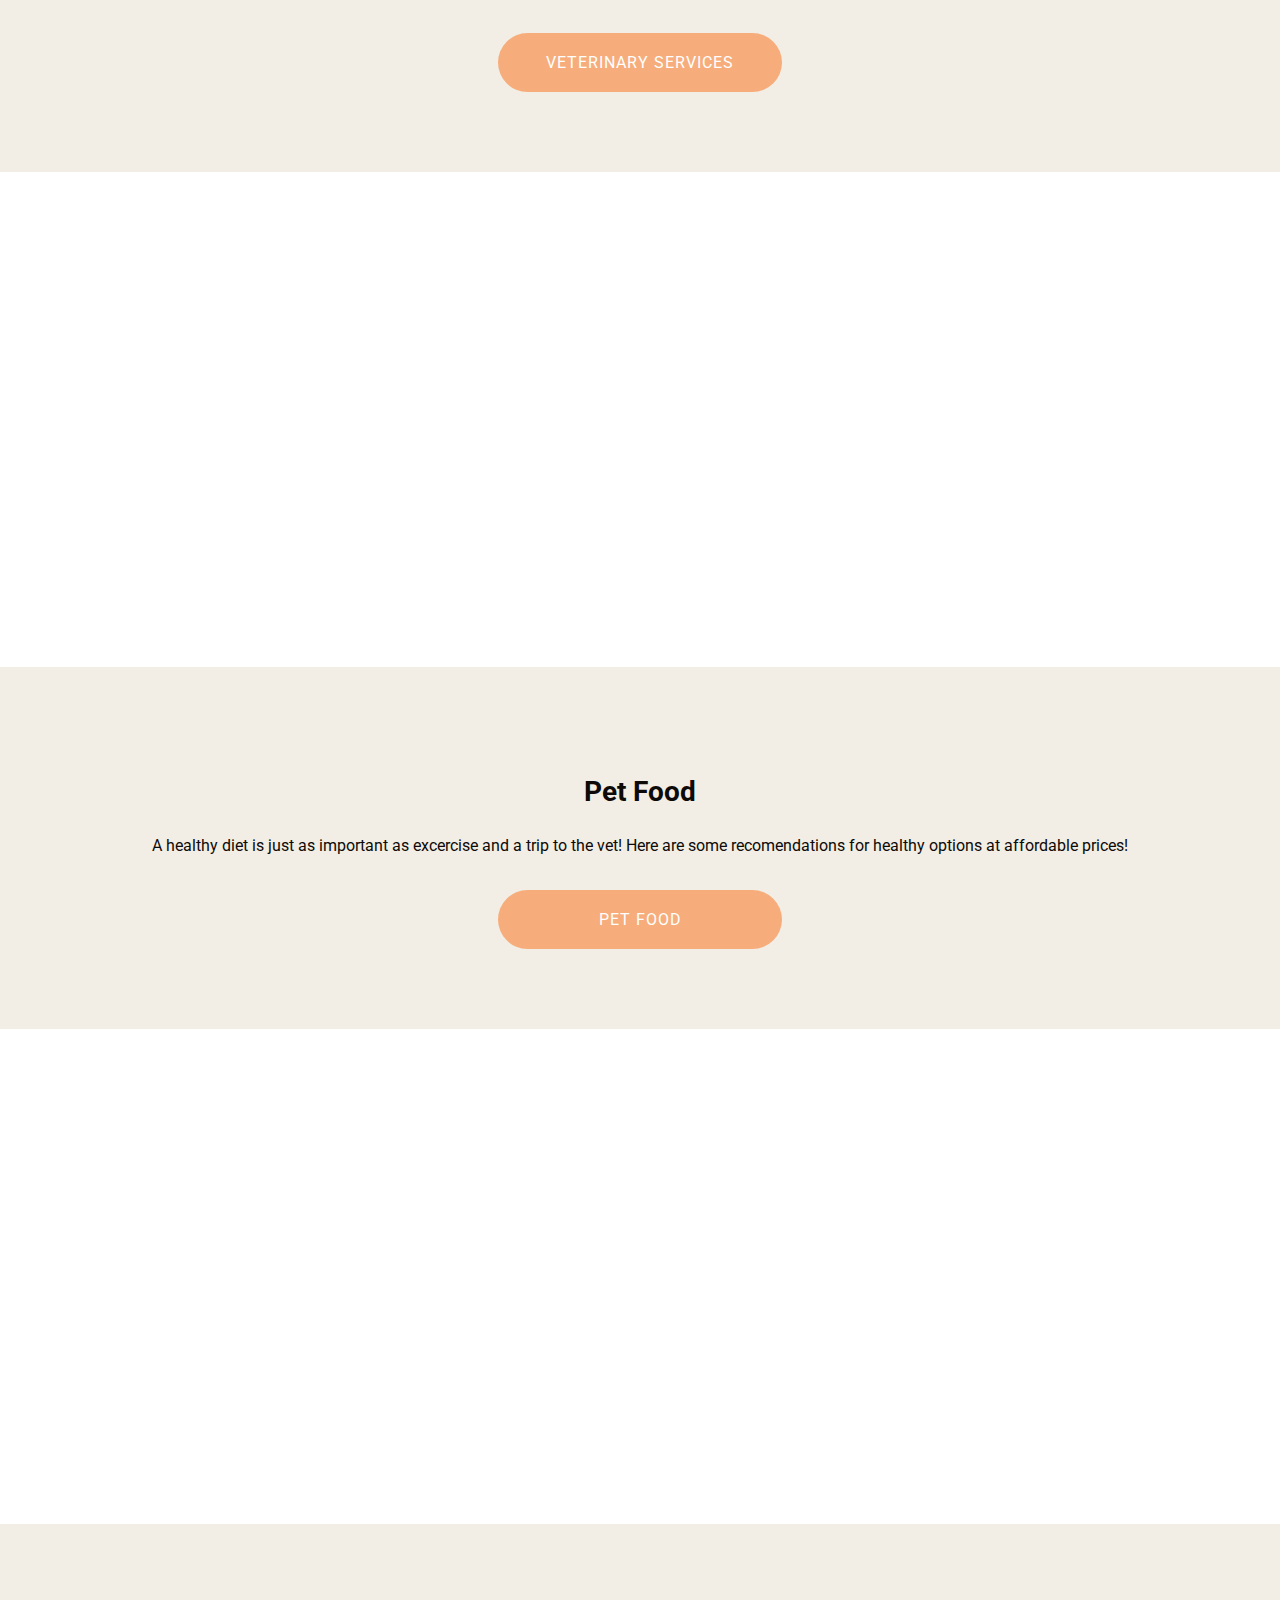
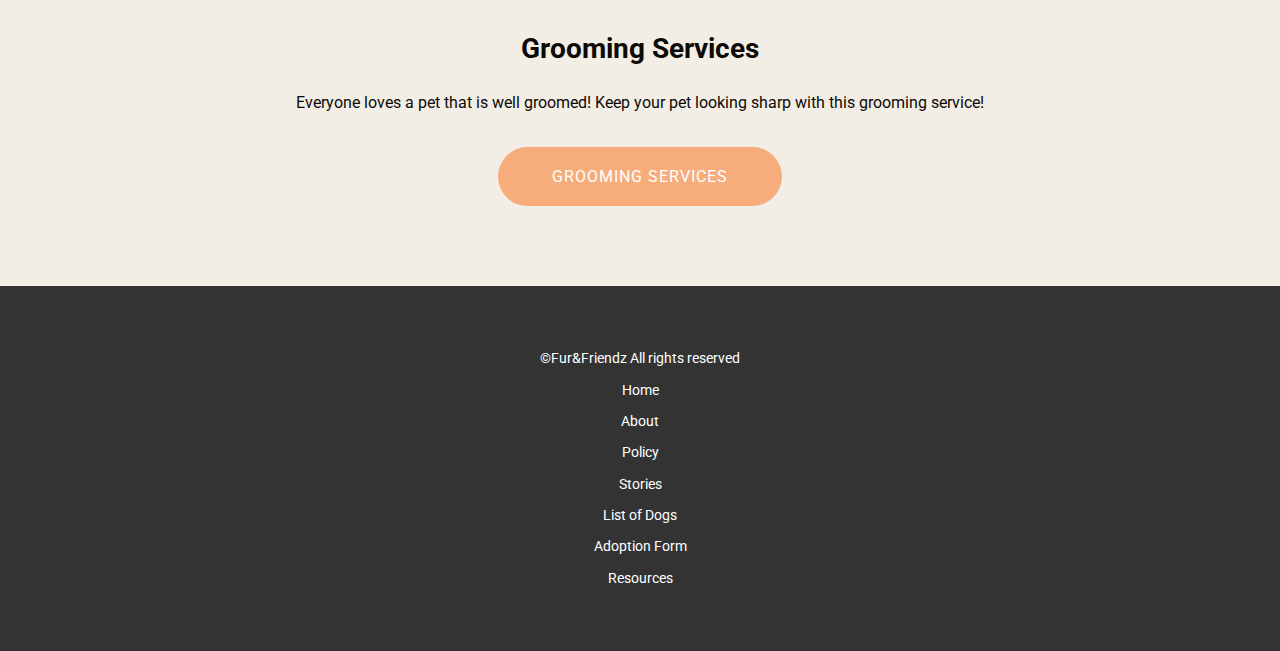
<file: HappyPaws_p1/Resources.html>
<!DOCTYPE html>
<html>

<head>
	<meta charset="utf-8">
	<meta name="viewport" content="width=device-width, initial-scale=1">
	<title>HappyPaws</title>
	<link href="style.css" rel="stylesheet">
	<link rel="stylesheet" href="https://cdnjs.cloudflare.com/ajax/libs/font-awesome/4.7.0/css/font-awesome.min.css">
	<link href="https://fonts.googleapis.com/css?family=Roboto|Poppins:400,500i,900i|VT323&display=swap"
		rel="stylesheet">
	<script src="https://ajax.googleapis.com/ajax/libs/jquery/3.4.1/jquery.min.js"></script>

	<style>
		.imageOne {
			background-image: url("assets/img/dog1.jpg")
		}

		.imageTwo {
			background-image: url("assets/img/p4.jpg");
		}

		.imageThree {
			background-image: url("assets/img/dog7.jpg");
		}

		.imageFour {
			background-image: url("assets/img/d3.jpg");
		}
	</style>
</head>

<body>
	<header>
		<nav class="navbar" id="nav">
			<a class="item siteName" href="index.html">HappyPaws</a>
			<a class="item" href="about.html">About</a>
			<a class="item" href="animalList.html">Find a Dog</a>
			<a class="item" href="Policy.html">Policy</a>
			<a class="item" href="Success.html">Stories</a>
			<a class="item" id="active" href="Resources.html">Resources</a>
			<a class="item icon" href="javascript:void(0);" onclick="myFunction()">
				<i class="fa fa-bars"></i>
			</a>
		</nav>
	</header>

	<section class="banner imageOne" src="assets/img/p3.jpg"></section>

	<section class="container white">
		<div class="wrapper">
			<h1>Resources</h1>
			<p class="description">We know that taking care of a pet can be a lot of work. Here are some resources that
				we think will be useful!</p>
		</div>
	</section>

	<section class="banner imageTwo"></section>


	<section class="container white">
		<div class="wrapper">
			<h3>Veterinary Servies</h3>
			<p class="description">The key to a long and happy life with your new family member is health! Check out
				this veterinary service that will keep your pet happy and healthy!</p>
			<br><a href="https://www.petco.com/shop/en/petcostore/s/veterinary-services" class="button">Veterinary
				Services</a>
		</div>

	</section>

	<section class="banner imageThree"></section>

	<section class="container white">
		<div class="wrapper">
			<h3>Pet Food</h3>
			<p class="description">A healthy diet is just as important as excercise and a trip to the vet! Here are some
				recomendations for healthy options at affordable prices!</p>
			<br><a href="https://www.chewy.com/" class="button">Pet Food</a>
		</div>
	</section>
	<section class="banner imageFour"></section>

	<section class="container white">
		<div class="wrapper">
			<h3>Grooming Services</h3>
			<p class="description">Everyone loves a pet that is well groomed! Keep your pet looking sharp with this
				grooming service!</p>
			<br><a href="https://services.petsmart.com/grooming" class="button">Grooming Services</a>
		</div>
	</section>

	<script>
		function myFunction() {
			var x = document.getElementById("nav");
			if (x.className === "navbar") {
				x.className += " responsive";
			} else {
				x.className = "navbar";
			}
		}
	</script>

	<footer>
  <p> ©Fur&Friendz All rights reserved </p>
		
		<div class="shortcut">
			<p><a class="item" href="index.html">Home</a></p>
			<p><a class="item" href="about.html">About</a></p>
			<p><a class="item" href="Policy.html">Policy</a></p>
			<p><a class="item" href="Success.html">Stories</a></p>
			<p><a class="item" href="animalList.html">List of Dogs</a></p>
			<p><a class="item" href="form_page.html">Adoption Form</a></p>
			<p><a class="item" href="Resources.html">Resources</a></p>
		</div>
	</footer>


</body>

</html>
</file>
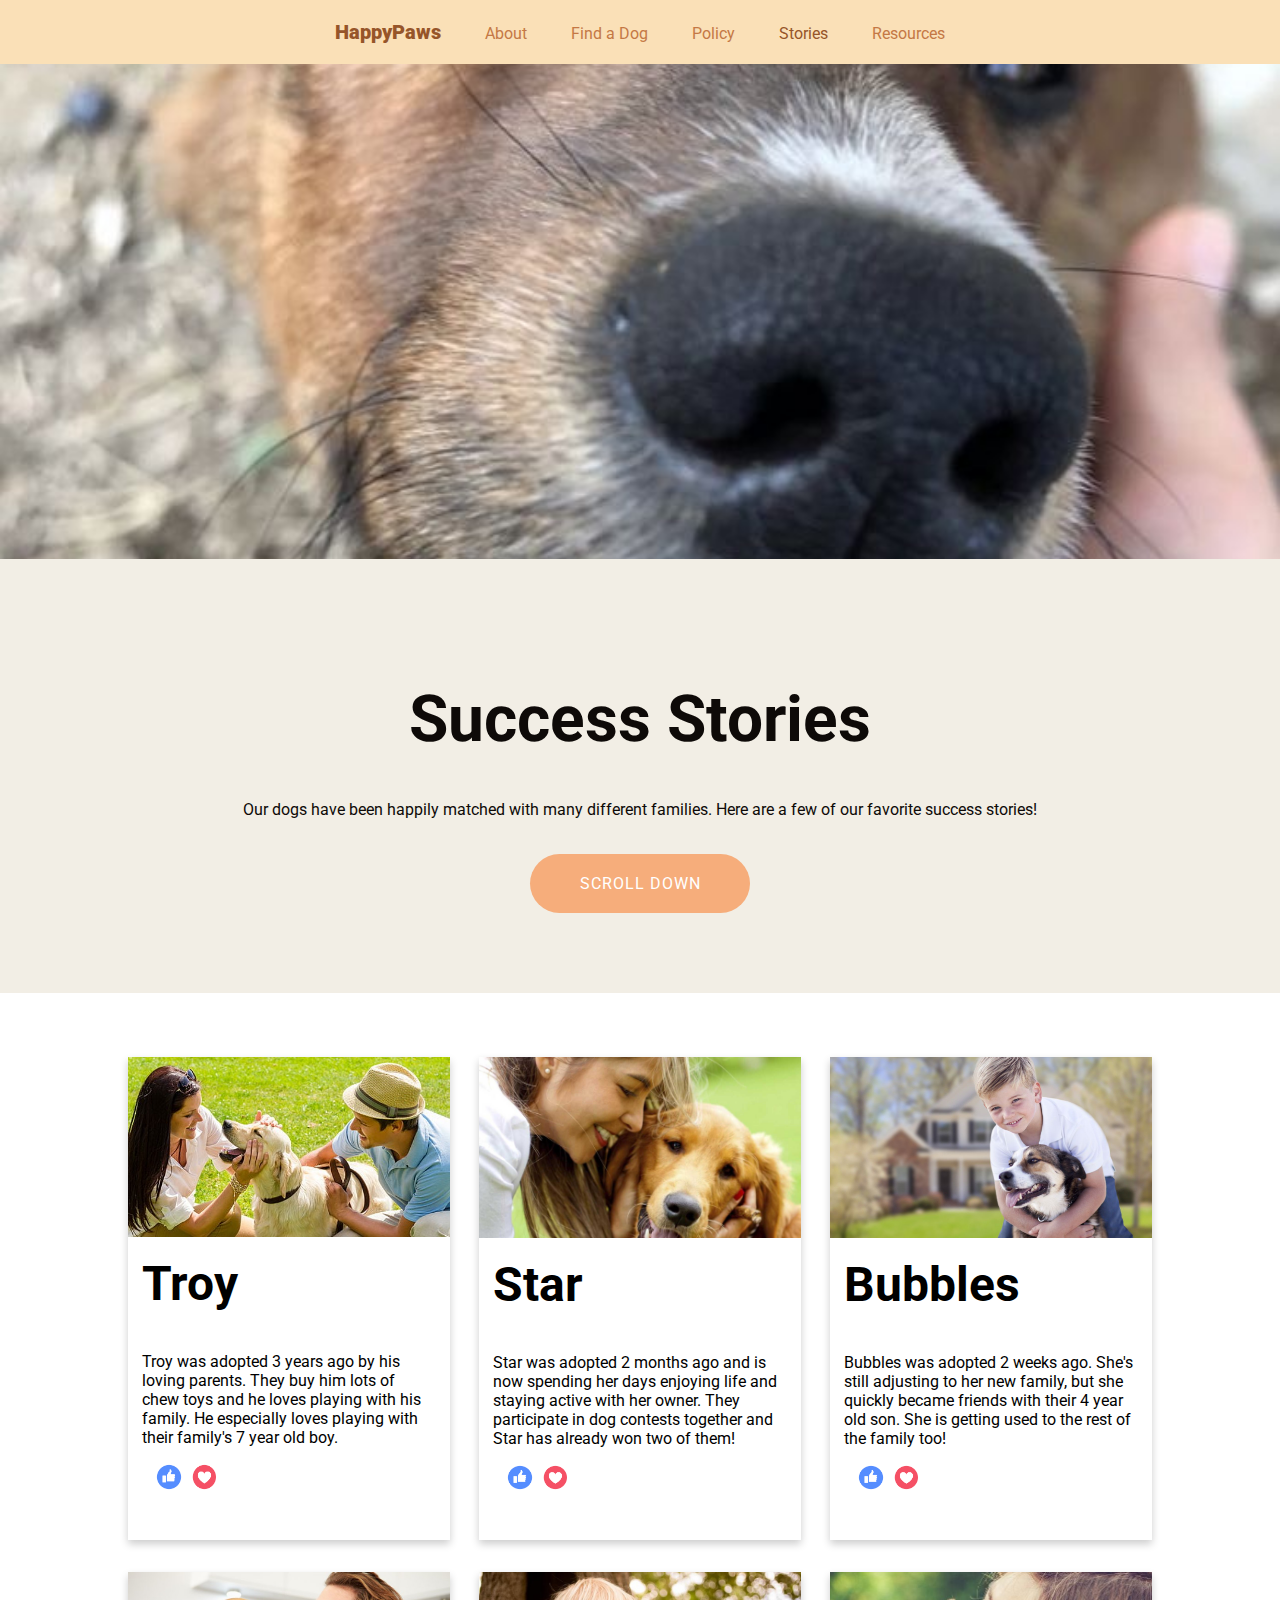
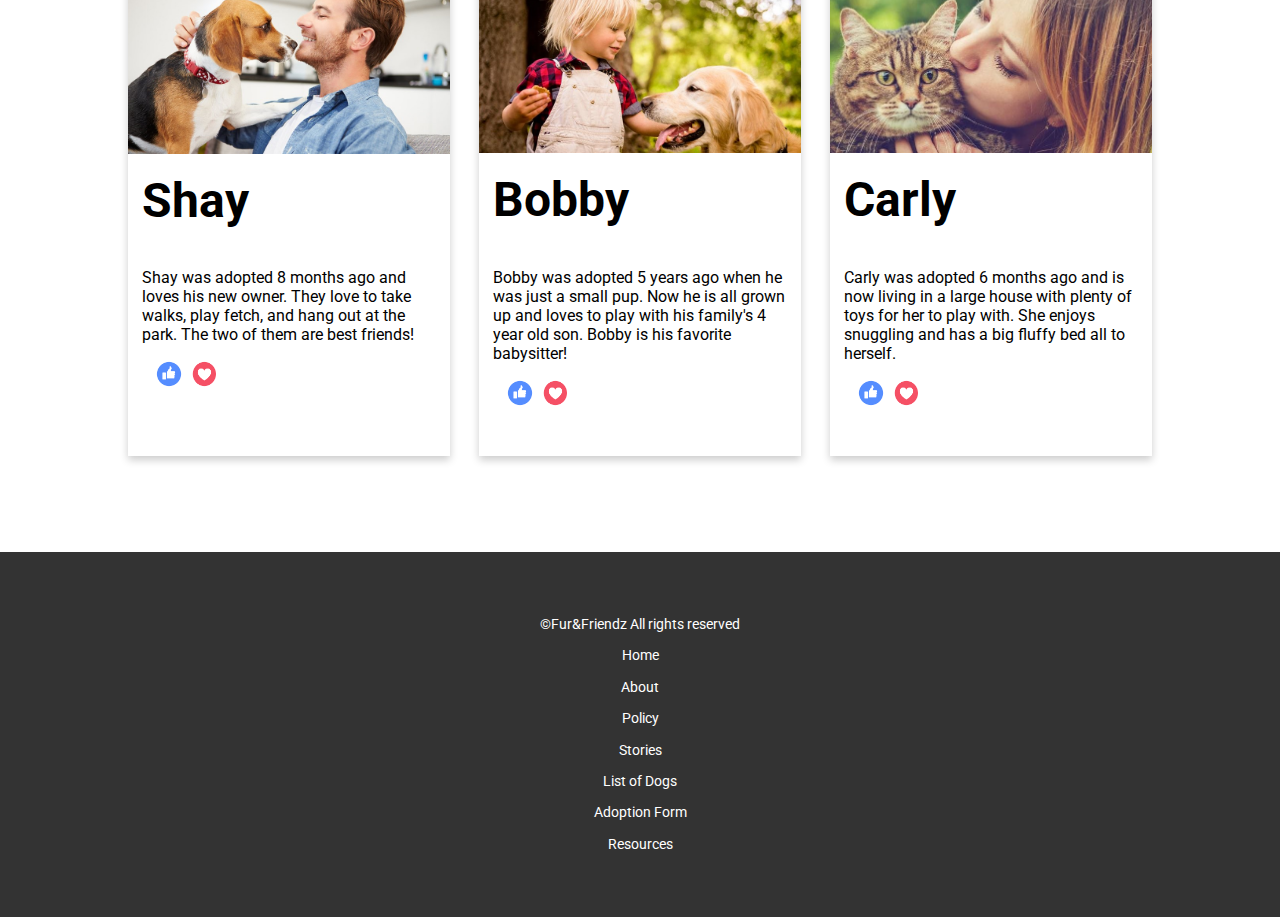
<file: HappyPaws_p1/Success.html>
<!DOCTYPE html>
<html>

<head>
  <meta charset="utf-8">
  <meta name="viewport" content="width=device-width, initial-scale=1">
  <title>Success Stories</title>
  <link href="style.css" rel="stylesheet">
  <link rel="stylesheet" href="https://cdnjs.cloudflare.com/ajax/libs/font-awesome/4.7.0/css/font-awesome.min.css">
  <link href="https://fonts.googleapis.com/css?family=Roboto|Poppins:400,500i,900i|VT323&display=swap" rel="stylesheet">
  <script src="https://ajax.googleapis.com/ajax/libs/jquery/3.4.1/jquery.min.js"></script>

  <style>
    * {
      box-sizing: border-box;
    }

    table {
      margin: auto;
      border-spacing: 2em;
      width: 83%;
    }

    tr {
      padding-top: 0em;
    }

    td {
      width: 30%;
      padding-top: 0em;
      box-shadow: 0 4px 8px 0 rgba(0, 0, 0, 0.2);
    }

    .thumbnail img {
      width: 100%;
      padding-top: 0;
    }

    .text {
      padding: 1em;
    }

    .buttons {
      padding-left: .5em;
      padding-bottom: 1em;
    }

    button {
      height: 2vw;
      width: 2vw;
      padding-right: 2vw;
      border: none;
      background-color: #fff;
    }


    .buttons img {
      width: 2vw;
      height: 2vw
    }

    .cards {
      padding: 5% 10%;
    }

    .card {
      background: white;
      margin-bottom: 2em;
      box-shadow: 0 4px 8px 0 rgba(0, 0, 0, 0.2);
      transition: 0.3s;
    }

    .card:hover {
      box-shadow: 0 8px 16px 0 rgba(0, 0, 0, 0.2);
    }

    .cardText {
      padding: 14px;
    }

    .animalBanner {
      background-image: url("assets/img/d8.jpg");
    }


    @media screen and (min-width: 40em) {
      .cards {
        display: flex;
        flex-wrap: wrap;
        justify-content: space-between;
      }

      .card {
        flex: 0 1 calc(50% - 1em);
      }
    }

    @media screen and (min-width: 60em) {
      .card {
        flex: 0 1 calc(33% - 1em);
      }
    }
  </style>

</head>

<body>

  <header>
    <nav class="navbar" id="nav">
      <a class="item siteName" href="index.html">HappyPaws</a>
      <a class="item" href="about.html">About</a>
      <a class="item" href="animalList.html">Find a Dog</a>
      <a class="item" href="Policy.html">Policy</a>
      <a class="item" id="active" href="Success.html">Stories</a>
      <a class="item" href="Resources.html">Resources</a>
      <a class="item icon" href="javascript:void(0);" onclick="myFunction()">
        <i class="fa fa-bars"></i>
      </a>
    </nav>
  </header>

  <section class="banner animalBanner"></section>


  <section class="container white">
    <div class="wrapper">
      <h1>Success Stories</h1>
      <p class="description">Our dogs have been happily matched with many different families. Here are a few of our
        favorite success stories!</p>
      <br><a class="button">Scroll Down</a>
    </div>
  </section>

  <div class="cards">

    <div class="card">
      <img src="assets/img/Image1.jpg" alt="Avatar" style="width:100%">
      <div class="cardText">
        <h2>Troy</h2>
        <p> Troy was adopted 3 years ago by his loving parents. They buy him lots of chew toys and he loves playing with his family. He especially loves playing with their family's 7 year old boy.</p>
        <div id="buttons0" class="buttons">
          <button><img id="like0" class="like" src="assets/icon/like.png"></button>
          <button><img id="heart0" class="heart" src="assets/icon/heart.png"></button>
        </div>
        <div id="clicked0" class="buttons"></div>
      </div>
    </div>

    <div class="card">
      <img src="assets/img/Image2.jpg" alt="Avatar" style="width:100%">
      <div class="cardText">
        <h2>Star</h2>
        <p> Star was adopted 2 months ago and is now spending her days enjoying life and staying active with her owner.
          They participate in dog contests together and Star has already won two of them!</p>
        <div id="buttons1" class="buttons">
          <button><img id="like1" class="like" src="assets/icon/like.png"></button>
          <button><img id="heart1" class="heart" src="assets/icon/heart.png"></button>
        </div>
        <div id="clicked1" class="buttons"></div>
      </div>
    </div>

    <div class="card">
      <img src="assets/img/Image3.jpg" alt="Avatar" style="width:100%">
      <div class="cardText">
        <h2>Bubbles</h2>
        <p> Bubbles was adopted 2 weeks ago. She's still adjusting to her new family, but she quickly became friends
          with their 4 year old son. She is getting used to the rest of the family too!</p>
        <div id="buttons2" class="buttons">
          <button><img id="like2" class="like" src="assets/icon/like.png"></button>
          <button><img id="heart2" class="heart" src="assets/icon/heart.png"></button>
        </div>
        <div id="clicked2" class="buttons"></div>
      </div>
    </div>

    <div class="card">
      <img src="assets/img/Image4.jpg" alt="Avatar" style="width:100%">
      <div class="cardText">
        <h2>Shay</h2>
        <p> Shay was adopted 8 months ago and loves his new owner. They love to take walks, play fetch, and hang out at
          the park. The two of them are best friends!</p>
        <div id="buttons3" class="buttons">
          <button><img id="like3" class="like" src="assets/icon/like.png"></button>
          <button><img id="heart3" class="heart" src="assets/icon/heart.png"></button>
        </div>
        <div id="clicked3" class="buttons"></div>
      </div>
    </div>

    <div class="card">
      <img src="assets/img/Image5.jpg" alt="Avatar" style="width:100%">
      <div class="cardText">
        <h2>Bobby</h2>
        <p>Bobby was adopted 5 years ago when he was just a small pup. Now he is all grown up and loves to play with his
          family's 4 year old son. Bobby is his favorite babysitter!</p>
        <div id="buttons4" class="buttons">
          <button><img id="like4" class="like" src="assets/icon/like.png"></button>
          <button><img id="heart4" class="heart" src="assets/icon/heart.png"></button>
        </div>
        <div id="clicked4" class="buttons"></div>
      </div>
    </div>

    <div class="card">
      <img src="assets/img/Image6.jpg" alt="Avatar" style="width:100%">
      <div class="cardText">
        <h2>Carly</h2>
        <p> Carly was adopted 6 months ago and is now living in a large house with plenty of toys for her to play with.
          She enjoys snuggling and has a big fluffy bed all to herself.</p>
        <div id="buttons5" class="buttons">
          <button><img id="like5" class="like" src="assets/icon/like.png"></button>
          <button><img id="heart5" class="heart" src="assets/icon/heart.png"></button>
        </div>
        <div id="clicked5" class="buttons"></div>
      </div>
    </div>
  </div>

  <script type="text/javascript">

    $('document').ready(function () {
      //Like Button
      $('#like0').click(function () {
        $('#buttons0').fadeOut(250);
        $('#clicked0').html('<button><img id="like0" class="like" src="assets/icon/like.png"></button><span class="like" style="color: #1a75ff"> Liked</span>');
        $('#clicked0').hide(0);
        $('#clicked0').delay(250).fadeIn(250);
      });
      $('#like1').click(function () {
        $('#buttons1').fadeOut(250);
        $('#clicked1').html('<button><img id="like1" class="like" src="assets/icon/like.png"></button><span class="like" style="color: #1a75ff"> Liked</span>');
        $('#clicked1').hide(0);
        $('#clicked1').delay(250).fadeIn(250);
      });
      $('#like2').click(function () {
        $('#buttons2').fadeOut(250);
        $('#clicked2').html('<button><img id="like2" class="like" src="assets/icon/like.png"></button><span class="like" style="color: #1a75ff"> Liked</span>');
        $('#clicked2').hide(0);
        $('#clicked2').delay(250).fadeIn(250);
      });
      $('#like3').click(function () {
        $('#buttons3').fadeOut(250);
        $('#clicked3').html('<button><img id="like3" class="like" src="assets/icon/like.png"></button><span class="like" style="color: #1a75ff"> Liked</span>');
        $('#clicked3').hide(0);
        $('#clicked3').delay(250).fadeIn(250);
      });
      $('#like4').click(function () {
        $('#buttons4').fadeOut(250);
        $('#clicked4').html('<button><img id="like4" class="like" src="assets/icon/like.png"></button><span class="like" style="color: #1a75ff"> Liked</span>');
        $('#clicked4').hide(0);
        $('#clicked4').delay(250).fadeIn(250);
      });
      $('#like5').click(function () {
        $('#buttons5').fadeOut(250);
        $('#clicked5').html('<button><img id="like5" class="like" src="assets/icon/like.png"></button><span class="like" style="color: #1a75ff"> Liked</span>');
        $('#clicked5').hide(0);
        $('#clicked5').delay(250).fadeIn(250);
      });

      //Love Button
      $('#heart0').click(function () {
        $('#buttons0').fadeOut(250);
        $('#clicked0').html('<button><img id="heart0" class="heart" src="assets/icon/heart.png"></button><span class="heart" style="color: #ff3333"> Loved</span>');
        $('#clicked0').hide(0);
        $('#clicked0').delay(250).fadeIn(250);
      });
      $('#heart1').click(function () {
        $('#buttons1').fadeOut(250);
        $('#clicked1').html('<button><img id="heart1" class="heart" src="assets/icon/heart.png"></button><span class="heart" style="color: #ff3333"> Loved</span>');
        $('#clicked1').hide(0);
        $('#clicked1').delay(250).fadeIn(250);
      });
      $('#heart2').click(function () {
        $('#buttons2').fadeOut(250);
        $('#clicked2').html('<button><img id="heart2" class="heart" src="assets/icon/heart.png"></button><span class="heart" style="color: #ff3333"> Loved</span>');
        $('#clicked2').hide(0);
        $('#clicked2').delay(250).fadeIn(250);
      });
      $('#heart3').click(function () {
        $('#buttons3').fadeOut(250);
        $('#clicked3').html('<button><img id="heart2" class="heart" src="assets/icon/heart.png"></button><span class="heart" style="color: #ff3333"> Loved</span>');
        $('#clicked3').hide(0);
        $('#clicked3').delay(250).fadeIn(250);
      });
      $('#heart4').click(function () {
        $('#buttons4').fadeOut(250);
        $('#clicked4').html('<button><img id="heart2" class="heart" src="assets/icon/heart.png"></button><span class="heart" style="color: #ff3333"> Loved</span>');
        $('#clicked4').hide(0);
        $('#clicked4').delay(250).fadeIn(250);
      });
      $('#heart5').click(function () {
        $('#buttons5').fadeOut(250);
        $('#clicked5').html('<button><img id="heart2" class="heart" src="assets/icon/heart.png"></button><span class="heart" style="color: #ff3333"> Loved</span>');
        $('#clicked5').hide(0);
        $('#clicked5').delay(250).fadeIn(250);
      });
    });

  </script>

  <script>
    function myFunction() {
      var x = document.getElementById("nav");
      if (x.className === "navbar") {
        x.className += " responsive";
      } else {
        x.className = "navbar";
      }
    }

    $(".button").click(function () {
      $('html,body').animate({
        scrollTop: $(".cards").offset().top
      },
        'slow');
    });
  </script>
  <footer>
  <p> ©Fur&Friendz All rights reserved </p>
    
    <div class="shortcut">
      <p><a class="item" href="index.html">Home</a></p>
      <p><a class="item" href="about.html">About</a></p>
      <p><a class="item" href="Policy.html">Policy</a></p>
      <p><a class="item" href="Success.html">Stories</a></p>
      <p><a class="item" href="animalList.html">List of Dogs</a></p>
      <p><a class="item" href="form_page.html">Adoption Form</a></p>
      <p><a class="item" href="Resources.html">Resources</a></p>
  </footer>

</body>

</html>
</file>
<file: HappyPaws_p1/styles.css>
body,html {
    height: 100%;
    width: 100%;
    margin: 0;
}

body {
    font-family: "Roboto", "Helvetica Neue", Helvetica, Arial, sans-serif;
}

/* full-width size image */
.banner {
    text-align: center;
    width: 100%;
    height: 55%;
    color:#010101;
    box-sizing: border-box;
    background-position: center;
    background-repeat: no-repeat;
    background-attachment: fixed;
    background-size: cover;
    -webkit-background-size: cover;
    -moz-background-size: cover;
    -o-background-size: cover;
    display: flex;
    flex-direction: vertical;
    justify-content: center;
    margin: auto;
    vertical-align: middle;
}

.first {
    background-image: url("assets/img/d2.jpg");

}

.second {
    background-image: url("assets/img/d3.jpg");
}

.third {
    background-image: url("assets/img/dog5.jpg")
}

.fourth {
    background-image: url("assets/img/dog10.jpg");
}

.fifth {
    background-image: url("assets/img/dog11.jpg");
}


.wrapper {
    margin: auto;
    width: 100%;
    box-sizing: border-box;
}

.wrapper-icon img {
    width: 40%;
}

.wrapper img {
    width: 100%;
}

.cover h1 {
    font-size: 62px;
}

h1 {
    font-size: 5vw;
}

h2 {
    font-size: 48px;
    margin-top: 0px;
}

h3 {
    font-size: 28px;
}

header p {
    font-size: 1.1rem;
}
footer p {
    font-size: 0.9rem;
}

/* buttons */
.button {
    background-color: #FF6D60;
    border: none;
    color: #ffffff;
    padding: 20px 32px;
    text-align: center;
    text-decoration: none;
    display: inline-block;
    font-size: 1rem;
    margin: auto;
    cursor: pointer;
    letter-spacing: 1px;
    text-transform: uppercase;
    display: block;
    text-align: center;
    width: 220px;
    border-radius: 30px;
}
.button:hover {
    background-color: #f5914e;
    transition: 0.3s ease 0s, left 0.3s ease 0s;
}

.button-small {
    background-color: #c47845;
    border: none;
    color: #ffffff;
    padding: 15px 20px;
    text-align: center;
    text-decoration: none;
    display: inline-block;
    font-size: 1rem;
    margin: auto;
    cursor: pointer;
    display: block;
    text-align: center;
    width: 50%;
    border-radius: 30px;
}
.button-small-reset {
    background-color: #c43345;
    border: none;
    color: #ffffff;
    padding: 15px 20px;
    text-align: center;
    text-decoration: none;
    display: inline-block;
    font-size: 1rem;
    margin: auto;
    cursor: pointer;
    /* letter-spacing: 1px; */
    /* text-transform: uppercase; */
    display: block;
    text-align: center;
    width: 30%;
    border-radius: 30px;
}

.button-small:hover {
    background-color: #965529;
}

.button-small-reset:hover {
    background-color: #c63479;
}

.button-smallest {
    background-color: #c46845;
    border: none;
    color: #ffffff;
    padding: 10px 15px;
    text-align: center;
    text-decoration: none;
    display: inline-block;
    font-size: 1rem;
    margin: auto;
    cursor: pointer;
    display: block;
    text-align: center;
    width: 50%;
    border-radius: 30px;
}

.button-smallest:hover {
    background-color: #965540;
}

.left {
    margin-left: 0;
}

footer {
    background-color: #333;
    color: #fff;
    text-align: center;
    padding: 50px 20px;
    font-size: 12px;
}

footer a {
    color: #ffffff;
    text-decoration: none;
}

footer a:hover {
    color: #FAE0B7;
    text-decoration: underline;
}

.container {
    padding: 80px 80px 80px 80px;
    text-align: center;
    width:100%;
    box-sizing: border-box;
}

.cover {
    height: 100%;
    padding-top: 100px;
}

/* background and font colors */
.white {
    background-color:#f2eee5;
    color: rgb(14, 10, 8);
}

.orange {
    background-color:#f6ad7b;
    color: #fff;
}
.salmon1{
     background-color: #FFABAB;

}
.salmon {
    /* background-color: #FAE0B7;
     */
     /* background-color: #98D8AA; */
     /* background-color: #FFABAB; */
    background-color: #FAE0B7;


}

.brown {
    background-color: #CAA184;
}

/* layout */
.row {
    box-sizing: border-box;
    display:-ms-flexbox;
    display:flex;
    -ms-flex-wrap:wrap;
    flex-wrap:wrap;
    box-sizing: border-box;
}

.column-two {
    flex:0 0 44%;
    text-align: left;
    padding: 2%;
    box-sizing: border-box;
}

.column-three {
    flex:0 0 33.333333%;
}

.column-four {
    flex:0 0 23%;
    margin: 1%
}

.center {
    text-align: center;
}

.column-two img {
    margin: 0;
    width: 120%;
}

/* navigation bar */
.navbar {
    overflow: hidden;
    background-color: #FFABAB;
    display: flex;
    width: 100%;
    padding: 20px 0;
    text-align: center;
    z-index: 1;
}

.navbar a {
    text-align: center;
    color: #c47845;
    text-decoration: none;
    padding: 20px;
    padding-top: 0px;
    padding-bottom: 0px;
    transition: 0.3s;
}

.navbar a:hover {
    color: #965529;
}

.navbar #active {
    color: #965529;
}

 .navbar .siteName {
    margin-left: 82px;
    /* text-align: left; */
    color: #965529;
    font-weight: 900;
    font-size: 20px;
} 


.navbar a.icon {
    display: none;
}

.image-circle {
    clip-path: circle(50% at center);
}

/* responsive design */
@media only screen and (max-width: 700px) {
    /* mobile */
    .container {padding: 10%;}
    .column-two {flex: 0 0 100%; text-align: center;}
    .column-two img {width: 100%; }
    .column-two .graphics {float: left;}
    .column-three {flex: 0 0 100%;}
    .column-four {flex: 0 0 100%; }
    .column-four img {width: 80%;}
    .cover {height: auto;}
    .left {margin: auto;}
    .wrapper-icon img {width: 40%;}
    .navbar .siteName {float: left; display: block;}
    .navbar .a {float: left; display: block;}
    .navbar a:not(:first-child) {display:none;}
    .navbar a.icon {float: right; display: block;}
    .navbar.responsive {position: relative; background-color: #333;}
    .navbar.responsive a.item {float: none; display: block; text-align: left; padding-bottom: 30px;}
    .navbar.responsive a.icon {float: right; display: block; position: absolute; right: 0; top: 20px;}
}

@media only screen and (min-width: 601px) and (max-width: 960px) {
    /* tablet */
    .container {padding: 10%;}
    .column-two {flex: 0 0 100%; text-align: center;}
    .column-two img {width: 100%; }
    .column-two .graphics {float: left;}
    .column-three {flex: 0 0 100%;}
    .column-four {flex: 0 0 100%; }
    .column-four img {width: 40%;}
    .wrapper-icon img {width: 25%;}
    .cover {height: auto;}
    .left {margin: auto;}
}

@media only screen and (min-width: 961px) {
    /* desktop */
}
</file>
<file: HappyPaws_p1/style.css>
body,html {
    height: 100%;
    width: 100%;
    margin: 0;
}

body {
    font-family: "Roboto", "Helvetica Neue", Helvetica, Arial, sans-serif;
}

/* full-width size image */
.banner {
    text-align: center;
    width: 100%;
    height: 55%;
    color:#010101;
    box-sizing: border-box;
    background-position: center;
    background-repeat: no-repeat;
    background-attachment: fixed;
    background-size: cover;
    -webkit-background-size: cover;
    -moz-background-size: cover;
    -o-background-size: cover;
    display: flex;
    flex-direction: vertical;
    justify-content: center;
    margin: auto;
    vertical-align: middle;
}

.first {
    background-image: url("assets/img/dog4.jpg");

}

.second {
    background-image: url("assets/img/dog8.jpg");
}

.third {
    background-image: url("assets/img/d4.jpg")
}

.fourth {
    background-image: url("assets/img/d7.jpg");
}

.fifth {
    background-image: url("assets/img/d3.jpg");
}


.wrapper {
    margin: auto;
    width: 100%;
    box-sizing: border-box;
}

.wrapper-icon img {
    width: 40%;
}

.wrapper img {
    width: 100%;
}

.cover h1 {
    font-size: 62px;
}

h1 {
    font-size: 5vw;
}

h2 {
    font-size: 48px;
    margin-top: 0px;
}

h3 {
    font-size: 28px;
}

header p {
    font-size: 1.1rem;
}
footer p {
    font-size: 0.9rem;
}

/* buttons */
.button {
    background-color: #f6ad7b;
    border: none;
    color: #ffffff;
    padding: 20px 32px;
    text-align: center;
    text-decoration: none;
    display: inline-block;
    font-size: 1rem;
    margin: auto;
    cursor: pointer;
    letter-spacing: 1px;
    text-transform: uppercase;
    display: block;
    text-align: center;
    width: 220px;
    border-radius: 30px;
}
.button:hover {
    background-color: #f5914e;
    transition: 0.3s ease 0s, left 0.3s ease 0s;
}

.button-small {
    background-color: #c47845;
    border: none;
    color: #ffffff;
    padding: 15px 20px;
    text-align: center;
    text-decoration: none;
    display: inline-block;
    font-size: 1rem;
    margin: auto;
    cursor: pointer;
    display: block;
    text-align: center;
    width: 50%;
    border-radius: 30px;
}
.button-small-reset {
    background-color: #c43345;
    border: none;
    color: #ffffff;
    padding: 15px 20px;
    text-align: center;
    text-decoration: none;
    display: inline-block;
    font-size: 1rem;
    margin: auto;
    cursor: pointer;
    /* letter-spacing: 1px; */
    /* text-transform: uppercase; */
    display: block;
    text-align: center;
    width: 30%;
    border-radius: 30px;
}

.button-small:hover {
    background-color: #965529;
}

.button-small-reset:hover {
    background-color: #c63479;
}

.button-smallest {
    background-color: #c46845;
    border: none;
    color: #ffffff;
    padding: 10px 15px;
    text-align: center;
    text-decoration: none;
    display: inline-block;
    font-size: 1rem;
    margin: auto;
    cursor: pointer;
    display: block;
    text-align: center;
    width: 50%;
    border-radius: 30px;
}

.button-smallest:hover {
    background-color: #965540;
}

.left {
    margin-left: 0;
}

footer {
    background-color: #333;
    color: #fff;
    text-align: center;
    padding: 50px 20px;
    font-size: 12px;
}

footer a {
    color: #ffffff;
    text-decoration: none;
}

footer a:hover {
    color: #FAE0B7;
    text-decoration: underline;
}

.container {
    padding: 80px 80px 80px 80px;
    text-align: center;
    width:100%;
    box-sizing: border-box;
}

.cover {
    height: 100%;
    padding-top: 100px;
}

/* background and font colors */
.white {
    background-color:#f2eee5;
    color: rgb(14, 10, 8);
}

.orange {
    background-color:#f6ad7b;
    color: #fff;
}

.salmon {
    background-color: #FAE0B7;
}

.brown {
    background-color: #CAA184;
}

/* layout */
.row {
    box-sizing: border-box;
    display:-ms-flexbox;
    display:flex;
    -ms-flex-wrap:wrap;
    flex-wrap:wrap;
    box-sizing: border-box;
}

.column-two {
    flex:0 0 44%;
    text-align: left;
    padding: 2%;
    box-sizing: border-box;
}

.column-three {
    flex:0 0 33.333333%;
}

.column-four {
    flex:0 0 23%;
    margin: 1%
}

.center {
    text-align: center;
}

.column-two img {
    margin: 0;
    width: 120%;
}

/* navigation bar */
.navbar {
    overflow: hidden;
    background-color: #FAE0B7;
    width: 100%;
    padding: 20px 0;
    text-align: center;
    z-index: 1;
}

.navbar a {
    text-align: center;
    color: #c47845;
    text-decoration: none;
    padding: 20px;
    padding-top: 0px;
    padding-bottom: 0px;
    transition: 0.3s;
}

.navbar a:hover {
    color: #965529;
}

.navbar #active {
    color: #965529;
}

.navbar .siteName {
    text-align: left;
    color: #965529;
    font-weight: 900;
    font-size: 20px;
}

.navbar a.icon {
    display: none;
}

.image-circle {
    clip-path: circle(50% at center);
    /* border-radius: 50%; */
}

/* responsive design */
@media only screen and (max-width: 700px) {
    /* mobile */
    .container {padding: 10%;}
    .column-two {flex: 0 0 100%; text-align: center;}
    .column-two img {width: 100%; }
    .column-two .graphics {float: left;}
    .column-three {flex: 0 0 100%;}
    .column-four {flex: 0 0 100%; }
    .column-four img {width: 80%;}
    .cover {height: auto;}
    .left {margin: auto;}
    .wrapper-icon img {width: 40%;}
    .navbar .siteName {float: left; display: block;}
    .navbar .a {float: left; display: block;}
    .navbar a:not(:first-child) {display:none;}
    .navbar a.icon {float: right; display: block;}
    .navbar.responsive {position: relative; background-color: #333;}
    .navbar.responsive a.item {float: none; display: block; text-align: left; padding-bottom: 30px;}
    .navbar.responsive a.icon {float: right; display: block; position: absolute; right: 0; top: 20px;}
}

@media only screen and (min-width: 601px) and (max-width: 960px) {
    /* tablet */
    .container {padding: 10%;}
    .column-two {flex: 0 0 100%; text-align: center;}
    .column-two img {width: 100%; }
    .column-two .graphics {float: left;}
    .column-three {flex: 0 0 100%;}
    .column-four {flex: 0 0 100%; }
    .column-four img {width: 40%;}
    .wrapper-icon img {width: 25%;}
    .cover {height: auto;}
    .left {margin: auto;}
}

@media only screen and (min-width: 961px) {
    /* desktop */
}
</file>
